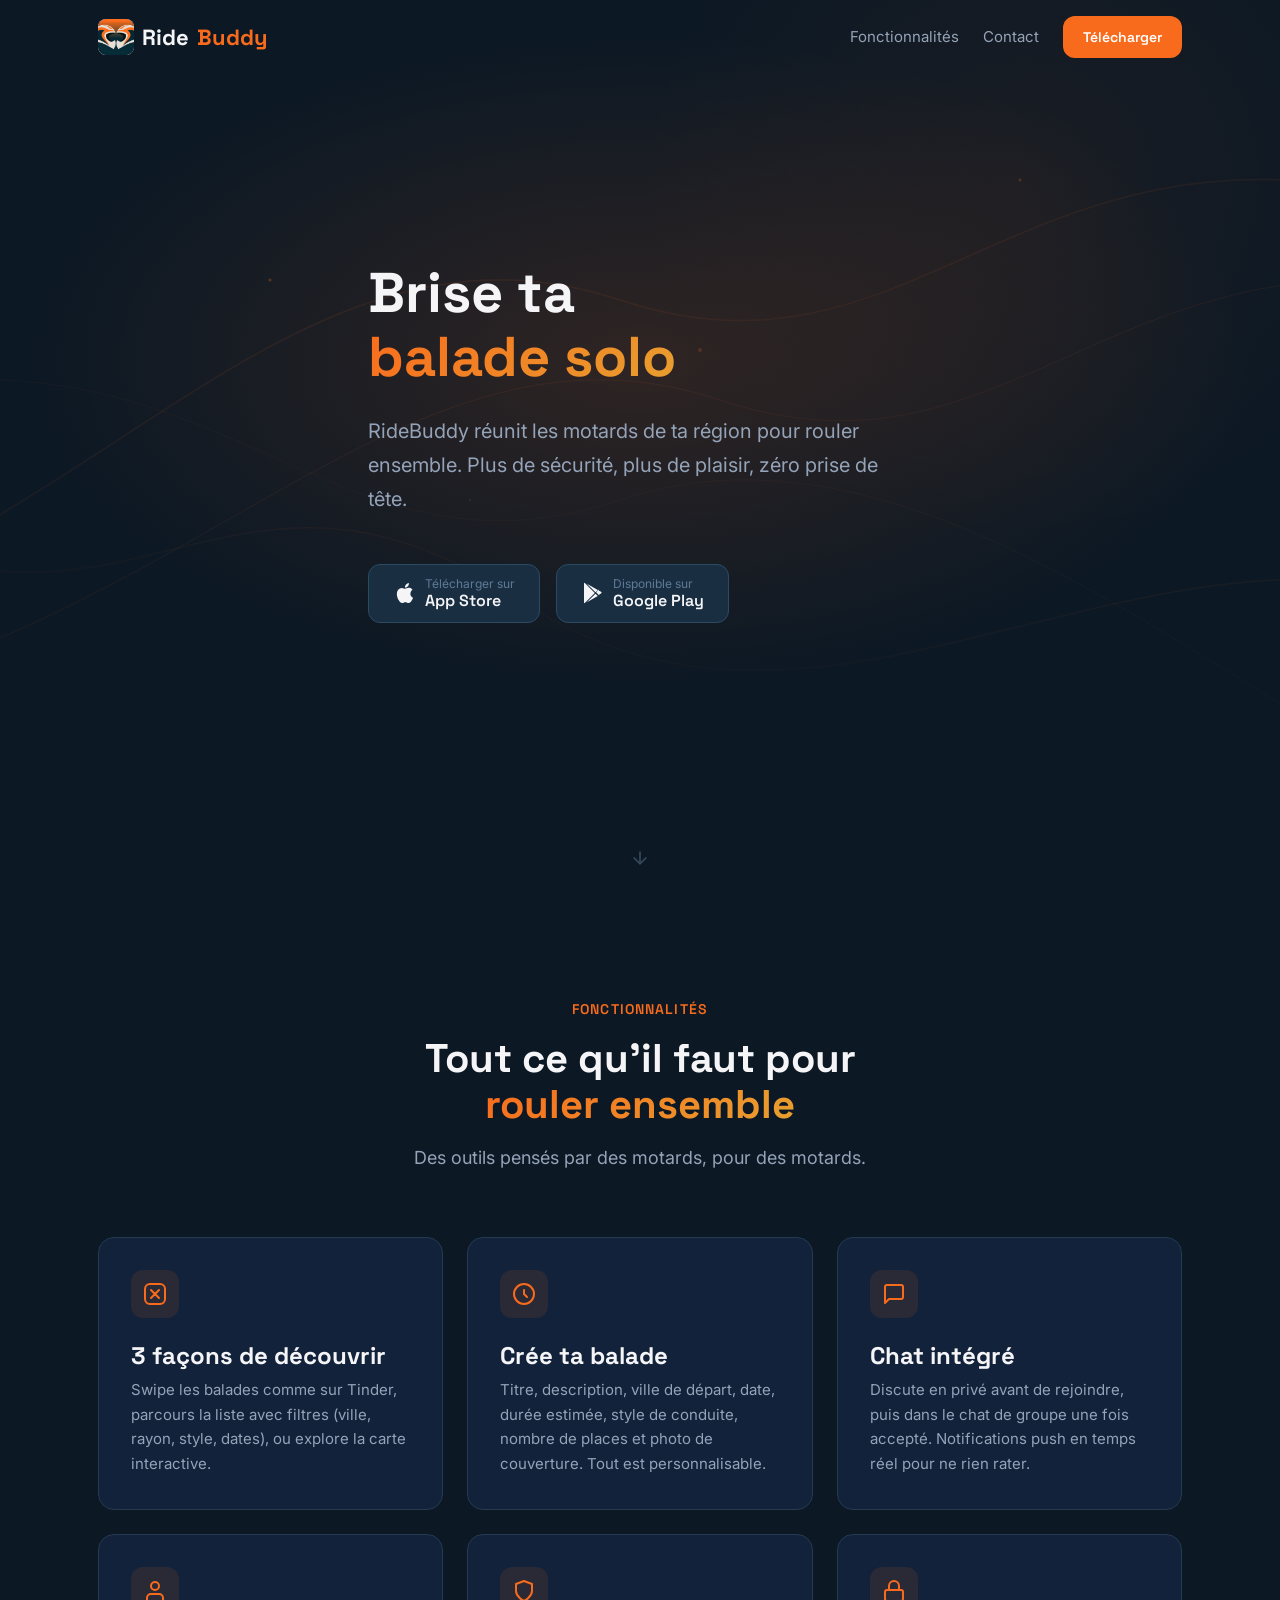
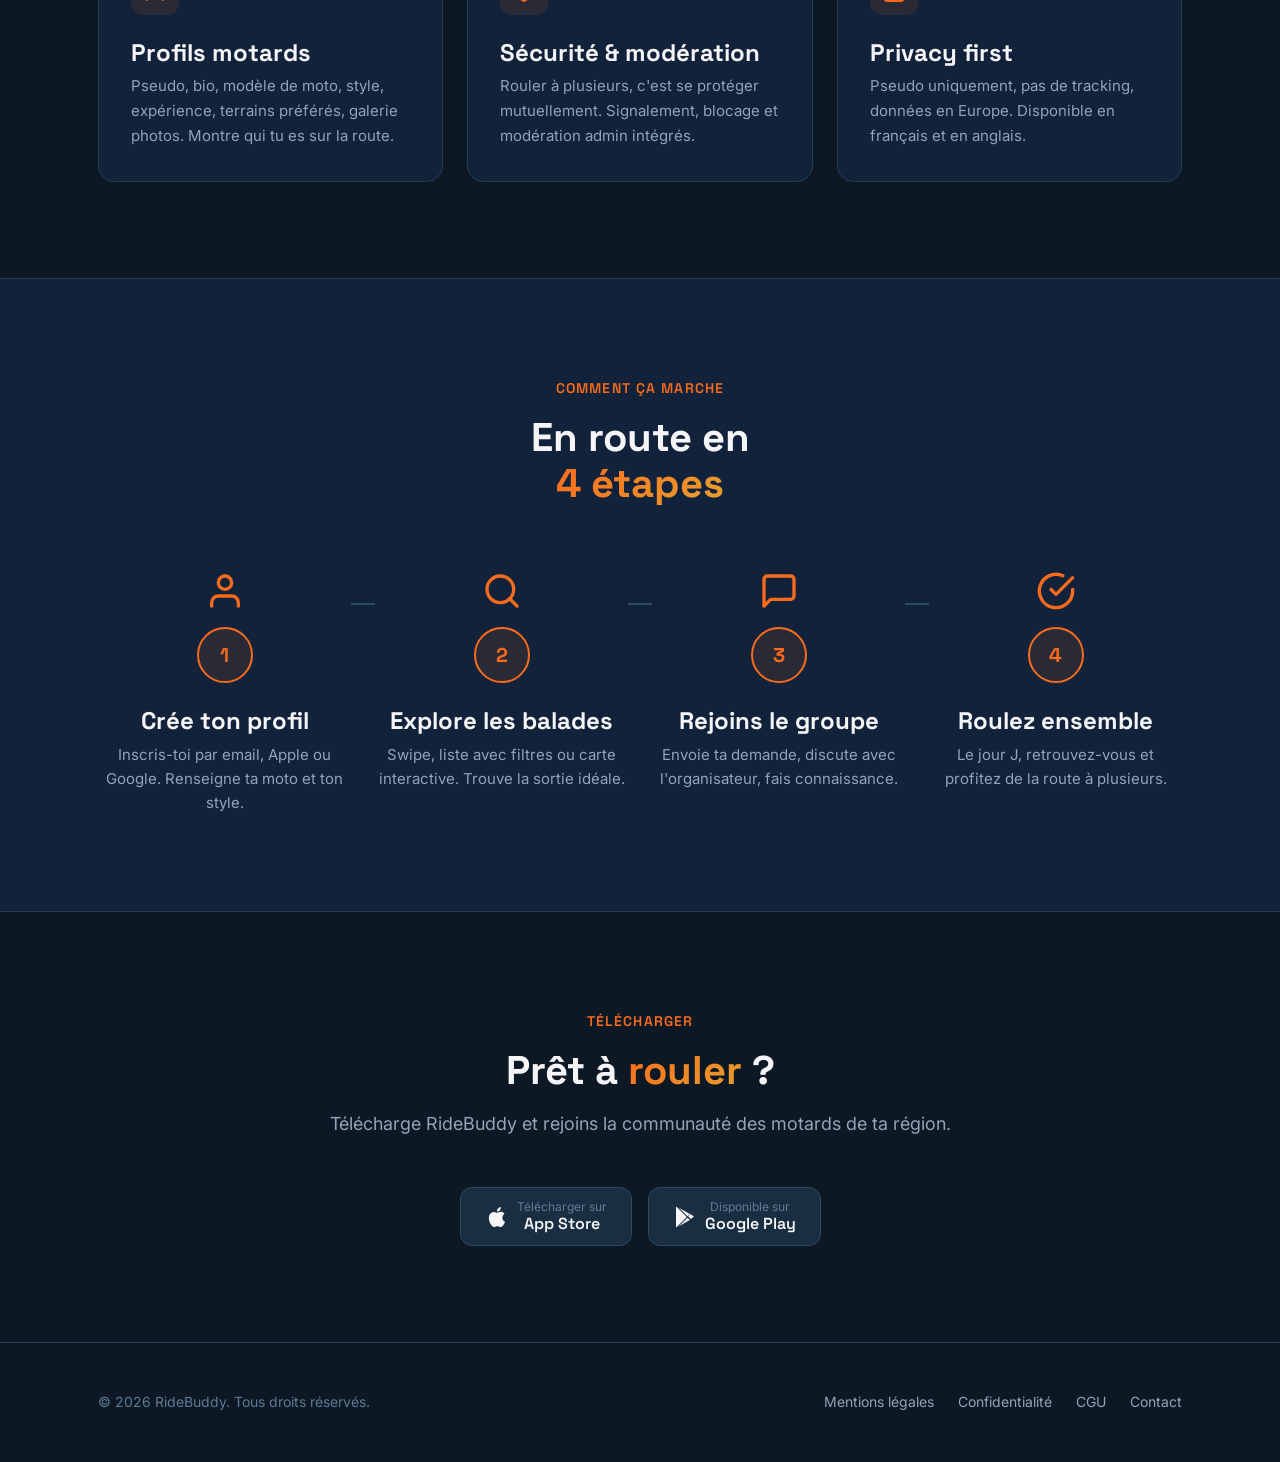
<file: index.html>
<!DOCTYPE html>
<html lang="fr">
<head>
  <meta charset="UTF-8">
  <meta name="viewport" content="width=device-width, initial-scale=1.0">
  <title>RideBuddy — Brise ta balade solo</title>
  <meta name="description" content="RideBuddy réunit les motards de ta région pour rouler ensemble. Plus de sécurité, plus de plaisir. Télécharge l'app iOS et Android.">

  <!-- Open Graph -->
  <meta property="og:type" content="website">
  <meta property="og:title" content="RideBuddy — Brise ta balade solo">
  <meta property="og:description" content="RideBuddy réunit les motards de ta région pour rouler ensemble. Plus de sécurité, plus de plaisir.">
  <meta property="og:image" content="https://ridebuddy.app/assets/img/og-image.png">
  <meta property="og:url" content="https://ridebuddy.app/">
  <meta property="og:locale" content="fr_FR">

  <!-- Favicon -->
  <link rel="icon" href="./assets/img/app_icon.png" type="image/png">

  <!-- Fonts -->
  <link rel="preconnect" href="https://fonts.googleapis.com">
  <link rel="preconnect" href="https://fonts.gstatic.com" crossorigin>
  <link href="https://fonts.googleapis.com/css2?family=Inter:wght@400;500&family=Space+Grotesk:wght@600;700&display=swap" rel="stylesheet">

  <!-- Styles -->
  <link rel="stylesheet" href="./assets/css/style.css">

  <!-- JSON-LD -->
  <script type="application/ld+json">
  {
    "@context": "https://schema.org",
    "@type": "MobileApplication",
    "name": "RideBuddy",
    "operatingSystem": "iOS, Android",
    "applicationCategory": "SocialNetworkingApplication",
    "description": "RideBuddy réunit les motards de ta région pour rouler ensemble. Plus de sécurité, plus de plaisir.",
    "offers": {
      "@type": "Offer",
      "price": "0",
      "priceCurrency": "EUR"
    }
  }
  </script>
</head>
<body>

  <a href="#main" class="skip-link">Aller au contenu</a>

  <!-- ===== HEADER ===== -->
  <header class="header" role="banner">
    <div class="container header__inner">
      <a href="./" class="logo" aria-label="RideBuddy — Accueil">
        <img src="./assets/img/app_icon.png" alt="" width="36" height="36">
        Ride<span>Buddy</span>
      </a>
      <nav class="nav" aria-label="Navigation principale">
        <div class="nav__links">
          <a href="#features" class="nav__link">Fonctionnalités</a>
          <a href="./contact" class="nav__link">Contact</a>
          <a href="#telecharger" class="btn btn--primary btn--small">Télécharger</a>
        </div>
        <button class="menu-toggle" aria-expanded="false" aria-controls="mobile-nav" aria-label="Ouvrir le menu">
          <span></span><span></span><span></span>
        </button>
      </nav>
    </div>
  </header>

  <!-- Mobile Nav -->
  <div class="mobile-nav" id="mobile-nav" aria-hidden="true">
    <a href="#features">Fonctionnalités</a>
    <a href="./contact">Contact</a>
    <a href="#telecharger">Télécharger</a>
  </div>

  <main id="main">

    <!-- ===== HERO ===== -->
    <section class="hero">
      <div class="hero__bg">
        <svg viewBox="0 0 1440 900" preserveAspectRatio="xMidYMid slice" aria-hidden="true">
          <defs>
            <linearGradient id="road1" x1="0%" y1="0%" x2="100%" y2="100%">
              <stop offset="0%" stop-color="#F96B1C" stop-opacity="0.12"/>
              <stop offset="100%" stop-color="#F96B1C" stop-opacity="0"/>
            </linearGradient>
            <linearGradient id="road2" x1="100%" y1="0%" x2="0%" y2="100%">
              <stop offset="0%" stop-color="#F96B1C" stop-opacity="0.08"/>
              <stop offset="100%" stop-color="#F96B1C" stop-opacity="0"/>
            </linearGradient>
          </defs>
          <path d="M-100 600 C200 500, 400 200, 700 300 S1100 100, 1500 200" fill="none" stroke="url(#road1)" stroke-width="1.5"/>
          <path d="M-100 700 C300 600, 500 300, 800 400 S1200 200, 1600 300" fill="none" stroke="url(#road1)" stroke-width="1"/>
          <path d="M1540 600 C1200 500, 900 800, 600 600 S200 700, -100 500" fill="none" stroke="url(#road2)" stroke-width="1.5"/>
          <path d="M1540 800 C1300 700, 1000 400, 700 500 S300 300, -100 400" fill="none" stroke="url(#road2)" stroke-width="0.8"/>
          <circle cx="350" cy="280" r="1.5" fill="#F96B1C" opacity="0.3"/>
          <circle cx="780" cy="350" r="2" fill="#F96B1C" opacity="0.2"/>
          <circle cx="1100" cy="180" r="1.5" fill="#F96B1C" opacity="0.25"/>
          <circle cx="550" cy="500" r="1" fill="#F96B1C" opacity="0.15"/>
        </svg>
        <div class="hero__gradient"></div>
      </div>
      <div class="container hero__content">
        <h1>Brise ta<br><span class="text-gradient">balade solo</span></h1>
        <p class="hero__subtitle">
          RideBuddy réunit les motards de ta région pour rouler ensemble.
          Plus de sécurité, plus de plaisir, zéro prise de tête.
        </p>
        <div class="hero__actions">
          <a href="#" class="store-badge" aria-label="Télécharger sur l'App Store">
            <svg viewBox="0 0 24 24" fill="currentColor" aria-hidden="true"><path d="M18.71 19.5c-.83 1.24-1.71 2.45-3.05 2.47-1.34.03-1.77-.79-3.29-.79-1.53 0-2 .77-3.27.82-1.31.05-2.3-1.32-3.14-2.53C4.25 17 2.94 12.45 4.7 9.39c.87-1.52 2.43-2.48 4.12-2.51 1.28-.02 2.5.87 3.29.87.78 0 2.26-1.07 3.8-.91.65.03 2.47.26 3.64 1.98-.09.06-2.17 1.28-2.15 3.81.03 3.02 2.65 4.03 2.68 4.04-.03.07-.42 1.44-1.38 2.83M13 3.5c.73-.83 1.94-1.46 2.94-1.5.13 1.17-.34 2.35-1.04 3.19-.69.85-1.83 1.51-2.95 1.42-.15-1.15.41-2.35 1.05-3.11"/></svg>
            <div>
              <div class="store-badge__label">Télécharger sur</div>
              <div class="store-badge__store">App Store</div>
            </div>
          </a>
          <a href="#" class="store-badge" aria-label="Télécharger sur Google Play">
            <svg viewBox="0 0 24 24" fill="currentColor" aria-hidden="true"><path d="M3.609 1.814L13.792 12 3.61 22.186a.996.996 0 0 1-.61-.92V2.734a1 1 0 0 1 .609-.92zm10.89 10.893l2.302 2.302-10.937 6.333 8.635-8.635zm3.199-3.199l2.302 1.33a1 1 0 0 1 0 1.724l-2.302 1.33-2.535-2.535 2.535-2.849zM5.864 2.658L16.8 8.99l-2.302 2.302-8.635-8.635z"/></svg>
            <div>
              <div class="store-badge__label">Disponible sur</div>
              <div class="store-badge__store">Google Play</div>
            </div>
          </a>
        </div>
      </div>
      <div class="hero__scroll-hint" aria-hidden="true">
        <svg viewBox="0 0 24 24" fill="none" stroke="currentColor" stroke-width="2" stroke-linecap="round"><path d="M12 5v14M5 12l7 7 7-7"/></svg>
      </div>
    </section>

    <!-- ===== FEATURES ===== -->
    <section class="features" id="features">
      <div class="container">
        <div class="section-header">
          <span class="section-label">Fonctionnalités</span>
          <h2>Tout ce qu'il faut pour<br><span class="text-gradient">rouler ensemble</span></h2>
          <p>Des outils pensés par des motards, pour des motards.</p>
        </div>
        <div class="features__grid">

          <article class="card fade-in">
            <div class="card__icon">
              <svg viewBox="0 0 24 24" fill="none" stroke="currentColor" stroke-width="2" stroke-linecap="round" stroke-linejoin="round" aria-hidden="true"><rect x="2" y="2" width="20" height="20" rx="5"/><path d="M16 8l-4 4-4-4"/><path d="M8 16l4-4 4 4"/></svg>
            </div>
            <h3>3 façons de découvrir</h3>
            <p>Swipe les balades comme sur Tinder, parcours la liste avec filtres (ville, rayon, style, dates), ou explore la carte interactive.</p>
          </article>

          <article class="card fade-in">
            <div class="card__icon">
              <svg viewBox="0 0 24 24" fill="none" stroke="currentColor" stroke-width="2" stroke-linecap="round" stroke-linejoin="round" aria-hidden="true"><circle cx="12" cy="12" r="10"/><path d="M12 8v4l3 3"/></svg>
            </div>
            <h3>Crée ta balade</h3>
            <p>Titre, description, ville de départ, date, durée estimée, style de conduite, nombre de places et photo de couverture. Tout est personnalisable.</p>
          </article>

          <article class="card fade-in">
            <div class="card__icon">
              <svg viewBox="0 0 24 24" fill="none" stroke="currentColor" stroke-width="2" stroke-linecap="round" stroke-linejoin="round" aria-hidden="true"><path d="M21 15a2 2 0 0 1-2 2H7l-4 4V5a2 2 0 0 1 2-2h14a2 2 0 0 1 2 2z"/></svg>
            </div>
            <h3>Chat intégré</h3>
            <p>Discute en privé avant de rejoindre, puis dans le chat de groupe une fois accepté. Notifications push en temps réel pour ne rien rater.</p>
          </article>

          <article class="card fade-in">
            <div class="card__icon">
              <svg viewBox="0 0 24 24" fill="none" stroke="currentColor" stroke-width="2" stroke-linecap="round" stroke-linejoin="round" aria-hidden="true"><path d="M20 21v-2a4 4 0 0 0-4-4H8a4 4 0 0 0-4 4v2"/><circle cx="12" cy="7" r="4"/></svg>
            </div>
            <h3>Profils motards</h3>
            <p>Pseudo, bio, modèle de moto, style, expérience, terrains préférés, galerie photos. Montre qui tu es sur la route.</p>
          </article>

          <article class="card fade-in">
            <div class="card__icon">
              <svg viewBox="0 0 24 24" fill="none" stroke="currentColor" stroke-width="2" stroke-linecap="round" stroke-linejoin="round" aria-hidden="true"><path d="M12 22s8-4 8-10V5l-8-3-8 3v7c0 6 8 10 8 10z"/></svg>
            </div>
            <h3>Sécurité & modération</h3>
            <p>Rouler à plusieurs, c'est se protéger mutuellement. Signalement, blocage et modération admin intégrés.</p>
          </article>

          <article class="card fade-in">
            <div class="card__icon">
              <svg viewBox="0 0 24 24" fill="none" stroke="currentColor" stroke-width="2" stroke-linecap="round" stroke-linejoin="round" aria-hidden="true"><rect x="3" y="11" width="18" height="11" rx="2"/><path d="M7 11V7a5 5 0 0 1 10 0v4"/></svg>
            </div>
            <h3>Privacy first</h3>
            <p>Pseudo uniquement, pas de tracking, données en Europe. Disponible en français et en anglais.</p>
          </article>

        </div>
      </div>
    </section>

    <!-- ===== COMMENT ÇA MARCHE ===== -->
    <section class="steps" id="comment-ca-marche">
      <div class="container">
        <div class="section-header">
          <span class="section-label">Comment ça marche</span>
          <h2>En route en<br><span class="text-gradient">4 étapes</span></h2>
        </div>
        <div class="steps__grid">

          <div class="step fade-in">
            <div class="step__icon">
              <svg viewBox="0 0 24 24" fill="none" stroke="currentColor" stroke-width="2" stroke-linecap="round" stroke-linejoin="round" aria-hidden="true"><path d="M20 21v-2a4 4 0 0 0-4-4H8a4 4 0 0 0-4 4v2"/><circle cx="12" cy="7" r="4"/></svg>
            </div>
            <div class="step__number" aria-hidden="true"></div>
            <h3>Crée ton profil</h3>
            <p>Inscris-toi par email, Apple ou Google. Renseigne ta moto et ton style.</p>
          </div>

          <div class="step fade-in">
            <div class="step__icon">
              <svg viewBox="0 0 24 24" fill="none" stroke="currentColor" stroke-width="2" stroke-linecap="round" stroke-linejoin="round" aria-hidden="true"><circle cx="11" cy="11" r="8"/><path d="M21 21l-4.35-4.35"/></svg>
            </div>
            <div class="step__number" aria-hidden="true"></div>
            <h3>Explore les balades</h3>
            <p>Swipe, liste avec filtres ou carte interactive. Trouve la sortie idéale.</p>
          </div>

          <div class="step fade-in">
            <div class="step__icon">
              <svg viewBox="0 0 24 24" fill="none" stroke="currentColor" stroke-width="2" stroke-linecap="round" stroke-linejoin="round" aria-hidden="true"><path d="M21 15a2 2 0 0 1-2 2H7l-4 4V5a2 2 0 0 1 2-2h14a2 2 0 0 1 2 2z"/></svg>
            </div>
            <div class="step__number" aria-hidden="true"></div>
            <h3>Rejoins le groupe</h3>
            <p>Envoie ta demande, discute avec l'organisateur, fais connaissance.</p>
          </div>

          <div class="step fade-in">
            <div class="step__icon">
              <svg viewBox="0 0 24 24" fill="none" stroke="currentColor" stroke-width="2" stroke-linecap="round" stroke-linejoin="round" aria-hidden="true"><path d="M22 11.08V12a10 10 0 1 1-5.93-9.14"/><polyline points="22 4 12 14.01 9 11.01"/></svg>
            </div>
            <div class="step__number" aria-hidden="true"></div>
            <h3>Roulez ensemble</h3>
            <p>Le jour J, retrouvez-vous et profitez de la route à plusieurs.</p>
          </div>

        </div>
      </div>
    </section>

    <!-- ===== CTA ===== -->
    <section class="cta" id="telecharger">
      <div class="container">
        <span class="section-label">Télécharger</span>
        <h2>Prêt à <span class="text-gradient">rouler</span> ?</h2>
        <p>Télécharge RideBuddy et rejoins la communauté des motards de ta région.</p>
        <div class="store-badges">
          <a href="#" class="store-badge" aria-label="Télécharger sur l'App Store">
            <svg viewBox="0 0 24 24" fill="currentColor" aria-hidden="true"><path d="M18.71 19.5c-.83 1.24-1.71 2.45-3.05 2.47-1.34.03-1.77-.79-3.29-.79-1.53 0-2 .77-3.27.82-1.31.05-2.3-1.32-3.14-2.53C4.25 17 2.94 12.45 4.7 9.39c.87-1.52 2.43-2.48 4.12-2.51 1.28-.02 2.5.87 3.29.87.78 0 2.26-1.07 3.8-.91.65.03 2.47.26 3.64 1.98-.09.06-2.17 1.28-2.15 3.81.03 3.02 2.65 4.03 2.68 4.04-.03.07-.42 1.44-1.38 2.83M13 3.5c.73-.83 1.94-1.46 2.94-1.5.13 1.17-.34 2.35-1.04 3.19-.69.85-1.83 1.51-2.95 1.42-.15-1.15.41-2.35 1.05-3.11"/></svg>
            <div>
              <div class="store-badge__label">Télécharger sur</div>
              <div class="store-badge__store">App Store</div>
            </div>
          </a>
          <a href="#" class="store-badge" aria-label="Télécharger sur Google Play">
            <svg viewBox="0 0 24 24" fill="currentColor" aria-hidden="true"><path d="M3.609 1.814L13.792 12 3.61 22.186a.996.996 0 0 1-.61-.92V2.734a1 1 0 0 1 .609-.92zm10.89 10.893l2.302 2.302-10.937 6.333 8.635-8.635zm3.199-3.199l2.302 1.33a1 1 0 0 1 0 1.724l-2.302 1.33-2.535-2.535 2.535-2.849zM5.864 2.658L16.8 8.99l-2.302 2.302-8.635-8.635z"/></svg>
            <div>
              <div class="store-badge__label">Disponible sur</div>
              <div class="store-badge__store">Google Play</div>
            </div>
          </a>
        </div>
      </div>
    </section>

  </main>

  <!-- ===== FOOTER ===== -->
  <footer class="footer" role="contentinfo">
    <div class="container footer__inner">
      <div>&copy; 2026 RideBuddy. Tous droits réservés.</div>
      <nav class="footer__links" aria-label="Liens légaux">
        <a href="./mentions-legales">Mentions légales</a>
        <a href="./confidentialite">Confidentialité</a>
        <a href="./cgu">CGU</a>
        <a href="./contact">Contact</a>
      </nav>
    </div>
  </footer>

  <script src="./assets/js/main.js" defer></script>
</body>
</html>
</file>
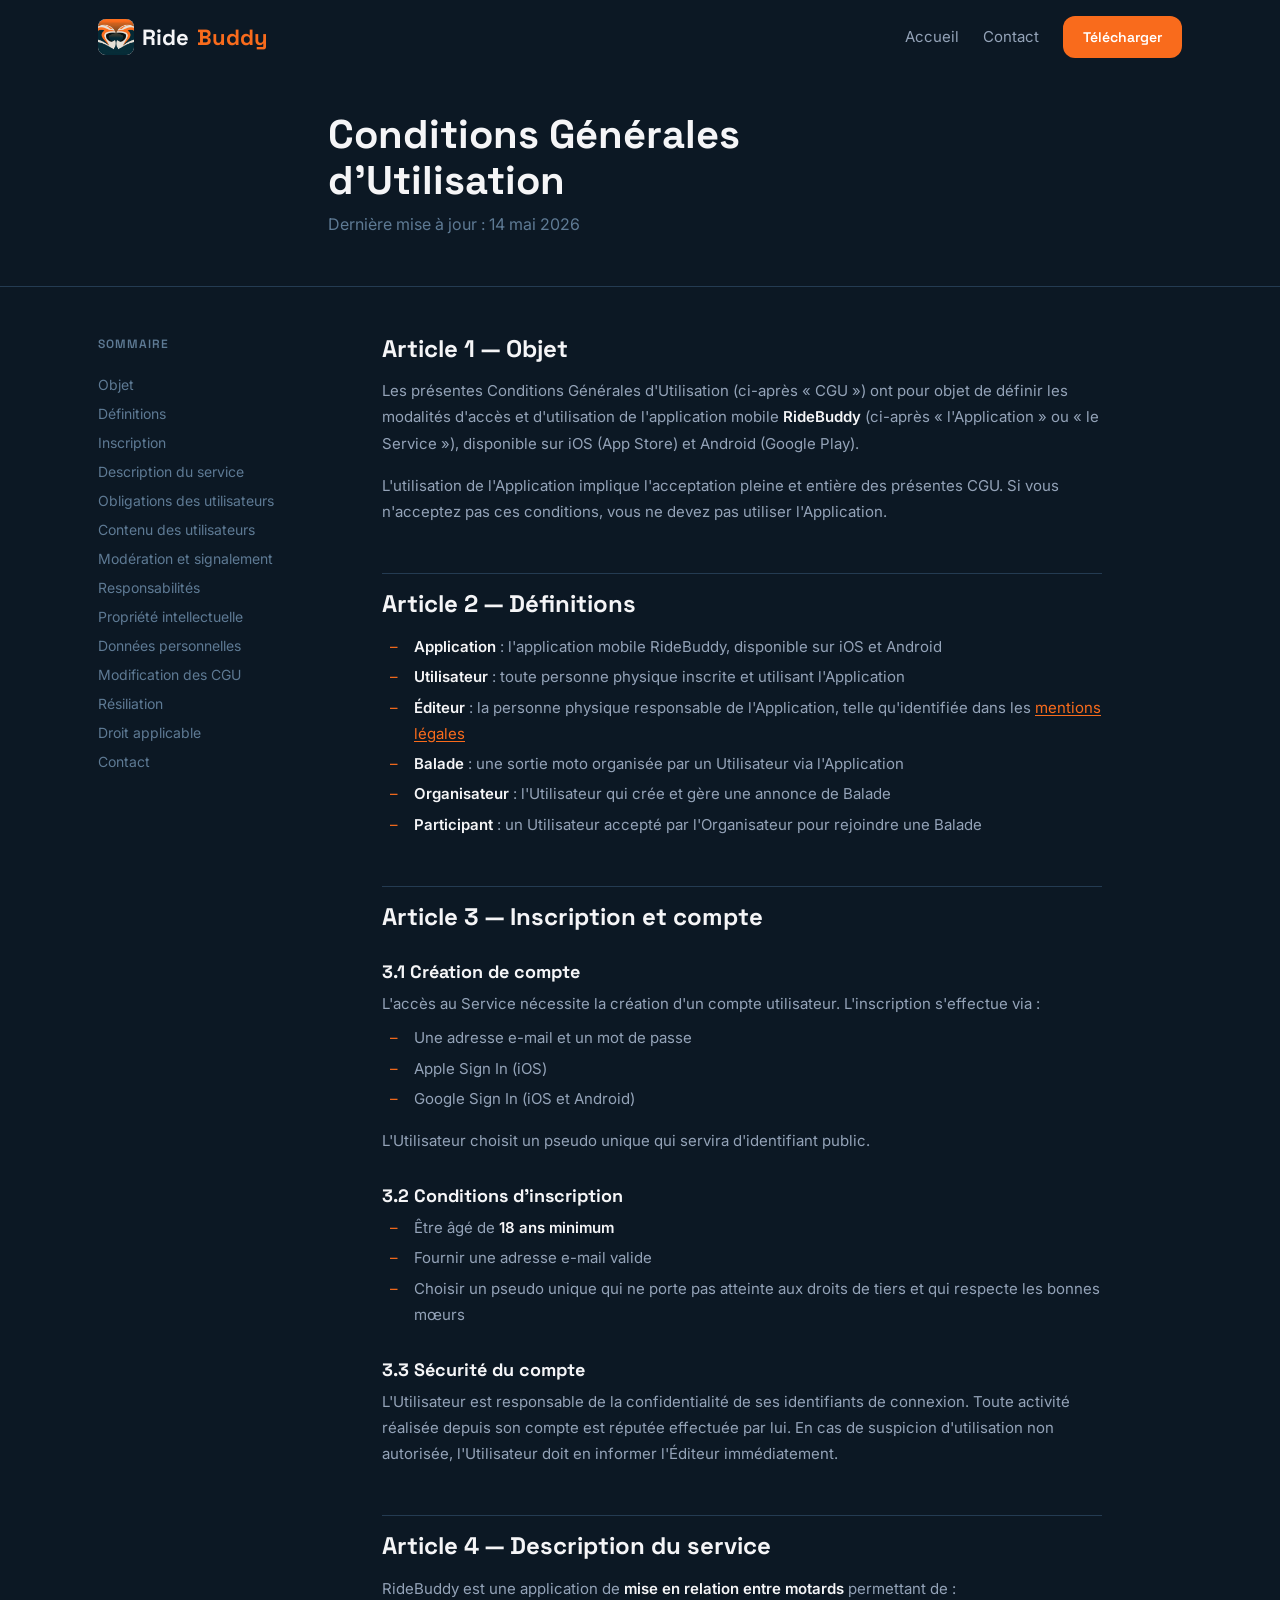
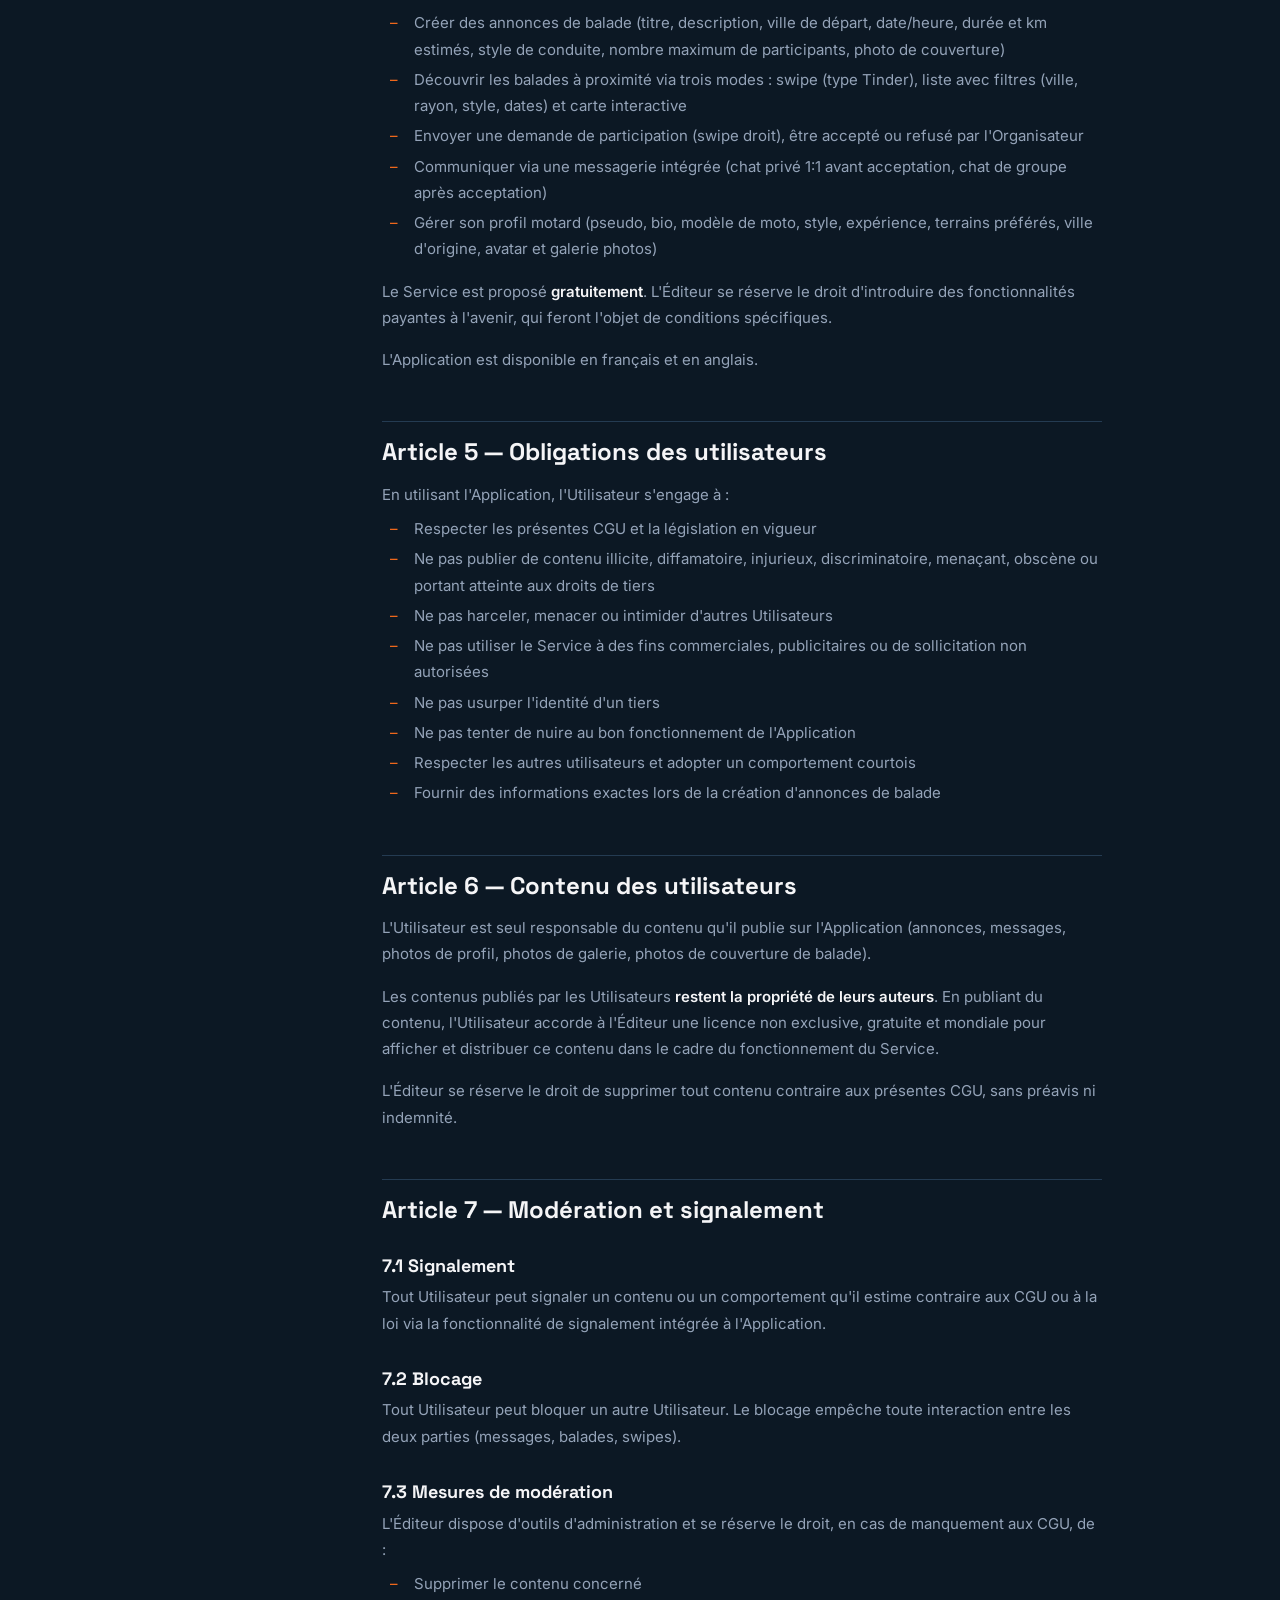
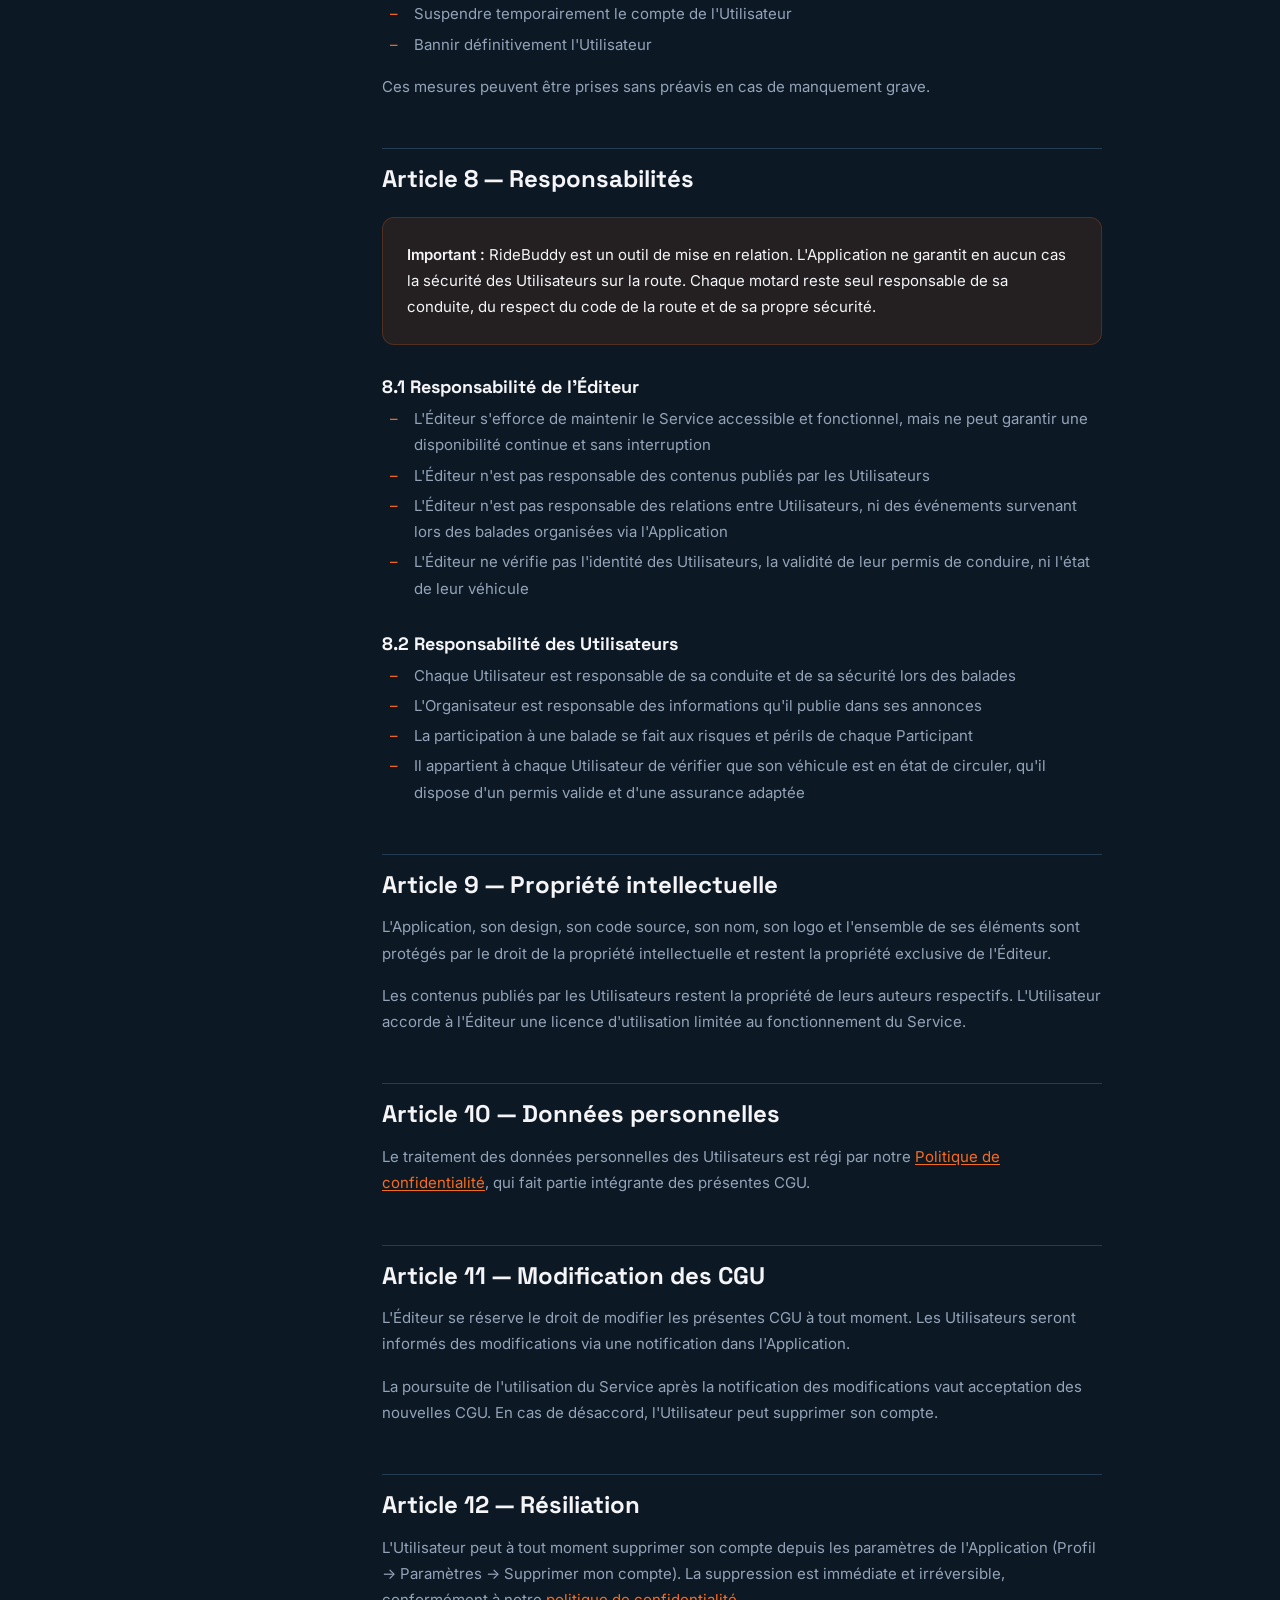
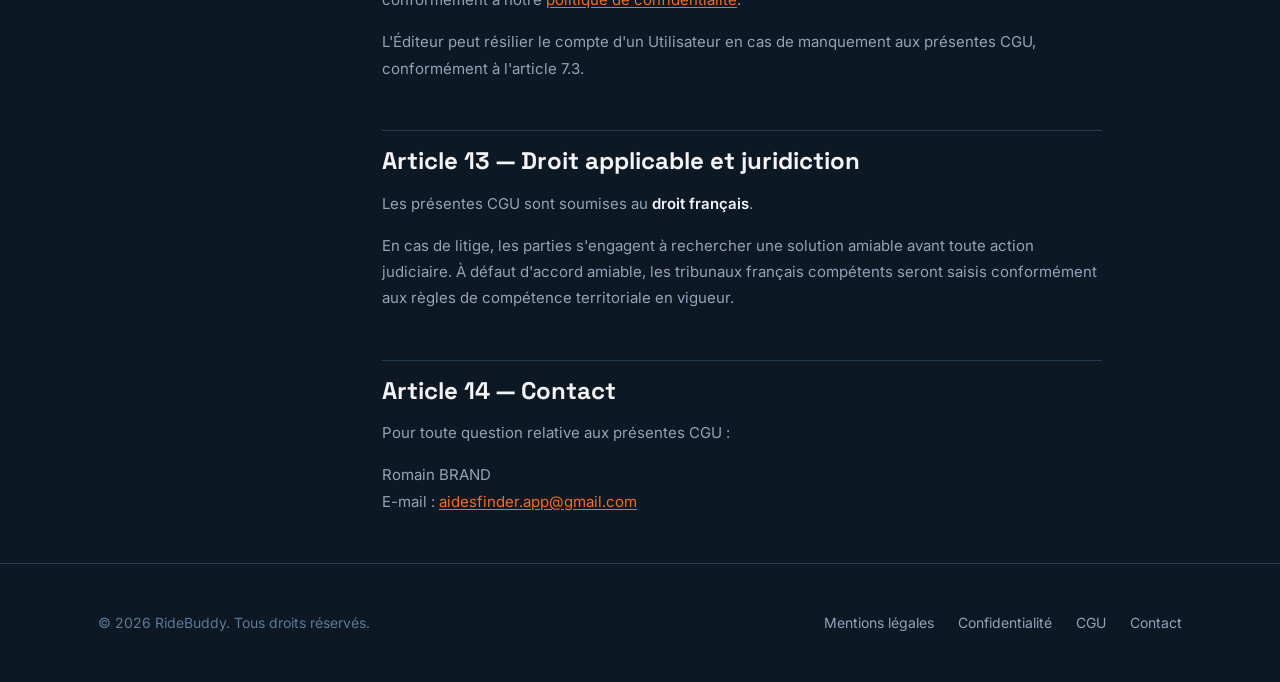
<file: cgu/index.html>
<!DOCTYPE html>
<html lang="fr">
<head>
  <meta charset="UTF-8">
  <meta name="viewport" content="width=device-width, initial-scale=1.0">
  <title>Conditions Générales d'Utilisation — RideBuddy</title>
  <meta name="description" content="Conditions Générales d'Utilisation de l'application RideBuddy.">
  <meta property="og:title" content="CGU — RideBuddy">
  <meta property="og:url" content="https://ridebuddy.app/cgu">
  <meta property="og:locale" content="fr_FR">
  <link rel="icon" href="../assets/img/app_icon.png" type="image/png">
  <link rel="preconnect" href="https://fonts.googleapis.com">
  <link rel="preconnect" href="https://fonts.gstatic.com" crossorigin>
  <link href="https://fonts.googleapis.com/css2?family=Inter:wght@400;500&family=Space+Grotesk:wght@600;700&display=swap" rel="stylesheet">
  <link rel="stylesheet" href="../assets/css/style.css">
</head>
<body>

  <a href="#main" class="skip-link">Aller au contenu</a>

  <header class="header scrolled" role="banner">
    <div class="container header__inner">
      <a href="../" class="logo" aria-label="RideBuddy — Accueil">
        <img src="../assets/img/app_icon.png" alt="" width="36" height="36">
        Ride<span>Buddy</span>
      </a>
      <nav class="nav" aria-label="Navigation principale">
        <div class="nav__links">
          <a href="../" class="nav__link">Accueil</a>
          <a href="../contact" class="nav__link">Contact</a>
          <a href="../#telecharger" class="btn btn--primary btn--small">Télécharger</a>
        </div>
        <button class="menu-toggle" aria-expanded="false" aria-controls="mobile-nav" aria-label="Ouvrir le menu">
          <span></span><span></span><span></span>
        </button>
      </nav>
    </div>
  </header>

  <div class="mobile-nav" id="mobile-nav" aria-hidden="true">
    <a href="../">Accueil</a>
    <a href="../contact">Contact</a>
    <a href="../#telecharger">Télécharger</a>
  </div>

  <main id="main">

    <section class="legal-hero">
      <div class="container container--narrow">
        <h1>Conditions Générales d'Utilisation</h1>
        <p>Dernière mise à jour : 14 mai 2026</p>
      </div>
    </section>

    <div class="container">
      <div class="legal-layout">

        <aside class="legal-toc" aria-label="Sommaire">
          <div class="legal-toc__title">Sommaire</div>
          <a href="#objet">Objet</a>
          <a href="#definitions">Définitions</a>
          <a href="#inscription">Inscription</a>
          <a href="#service">Description du service</a>
          <a href="#obligations">Obligations des utilisateurs</a>
          <a href="#contenu">Contenu des utilisateurs</a>
          <a href="#moderation">Modération et signalement</a>
          <a href="#responsabilite">Responsabilités</a>
          <a href="#propriete">Propriété intellectuelle</a>
          <a href="#donnees">Données personnelles</a>
          <a href="#modification">Modification des CGU</a>
          <a href="#resiliation">Résiliation</a>
          <a href="#droit-applicable">Droit applicable</a>
          <a href="#contact">Contact</a>
        </aside>

        <article class="legal-content">

          <h2 id="objet">Article 1 — Objet</h2>
          <p>Les présentes Conditions Générales d'Utilisation (ci-après « CGU ») ont pour objet de définir les modalités d'accès et d'utilisation de l'application mobile <strong>RideBuddy</strong> (ci-après « l'Application » ou « le Service »), disponible sur iOS (App Store) et Android (Google Play).</p>
          <p>L'utilisation de l'Application implique l'acceptation pleine et entière des présentes CGU. Si vous n'acceptez pas ces conditions, vous ne devez pas utiliser l'Application.</p>

          <h2 id="definitions">Article 2 — Définitions</h2>
          <ul>
            <li><strong>Application</strong> : l'application mobile RideBuddy, disponible sur iOS et Android</li>
            <li><strong>Utilisateur</strong> : toute personne physique inscrite et utilisant l'Application</li>
            <li><strong>Éditeur</strong> : la personne physique responsable de l'Application, telle qu'identifiée dans les <a href="../mentions-legales">mentions légales</a></li>
            <li><strong>Balade</strong> : une sortie moto organisée par un Utilisateur via l'Application</li>
            <li><strong>Organisateur</strong> : l'Utilisateur qui crée et gère une annonce de Balade</li>
            <li><strong>Participant</strong> : un Utilisateur accepté par l'Organisateur pour rejoindre une Balade</li>
          </ul>

          <h2 id="inscription">Article 3 — Inscription et compte</h2>

          <h3>3.1 Création de compte</h3>
          <p>L'accès au Service nécessite la création d'un compte utilisateur. L'inscription s'effectue via :</p>
          <ul>
            <li>Une adresse e-mail et un mot de passe</li>
            <li>Apple Sign In (iOS)</li>
            <li>Google Sign In (iOS et Android)</li>
          </ul>
          <p>L'Utilisateur choisit un pseudo unique qui servira d'identifiant public.</p>

          <h3>3.2 Conditions d'inscription</h3>
          <ul>
            <li>Être âgé de <strong>18 ans minimum</strong></li>
            <li>Fournir une adresse e-mail valide</li>
            <li>Choisir un pseudo unique qui ne porte pas atteinte aux droits de tiers et qui respecte les bonnes mœurs</li>
          </ul>

          <h3>3.3 Sécurité du compte</h3>
          <p>L'Utilisateur est responsable de la confidentialité de ses identifiants de connexion. Toute activité réalisée depuis son compte est réputée effectuée par lui. En cas de suspicion d'utilisation non autorisée, l'Utilisateur doit en informer l'Éditeur immédiatement.</p>

          <h2 id="service">Article 4 — Description du service</h2>
          <p>RideBuddy est une application de <strong>mise en relation entre motards</strong> permettant de :</p>
          <ul>
            <li>Créer des annonces de balade (titre, description, ville de départ, date/heure, durée et km estimés, style de conduite, nombre maximum de participants, photo de couverture)</li>
            <li>Découvrir les balades à proximité via trois modes : swipe (type Tinder), liste avec filtres (ville, rayon, style, dates) et carte interactive</li>
            <li>Envoyer une demande de participation (swipe droit), être accepté ou refusé par l'Organisateur</li>
            <li>Communiquer via une messagerie intégrée (chat privé 1:1 avant acceptation, chat de groupe après acceptation)</li>
            <li>Gérer son profil motard (pseudo, bio, modèle de moto, style, expérience, terrains préférés, ville d'origine, avatar et galerie photos)</li>
          </ul>
          <p>Le Service est proposé <strong>gratuitement</strong>. L'Éditeur se réserve le droit d'introduire des fonctionnalités payantes à l'avenir, qui feront l'objet de conditions spécifiques.</p>
          <p>L'Application est disponible en français et en anglais.</p>

          <h2 id="obligations">Article 5 — Obligations des utilisateurs</h2>
          <p>En utilisant l'Application, l'Utilisateur s'engage à :</p>
          <ul>
            <li>Respecter les présentes CGU et la législation en vigueur</li>
            <li>Ne pas publier de contenu illicite, diffamatoire, injurieux, discriminatoire, menaçant, obscène ou portant atteinte aux droits de tiers</li>
            <li>Ne pas harceler, menacer ou intimider d'autres Utilisateurs</li>
            <li>Ne pas utiliser le Service à des fins commerciales, publicitaires ou de sollicitation non autorisées</li>
            <li>Ne pas usurper l'identité d'un tiers</li>
            <li>Ne pas tenter de nuire au bon fonctionnement de l'Application</li>
            <li>Respecter les autres utilisateurs et adopter un comportement courtois</li>
            <li>Fournir des informations exactes lors de la création d'annonces de balade</li>
          </ul>

          <h2 id="contenu">Article 6 — Contenu des utilisateurs</h2>
          <p>L'Utilisateur est seul responsable du contenu qu'il publie sur l'Application (annonces, messages, photos de profil, photos de galerie, photos de couverture de balade).</p>
          <p>Les contenus publiés par les Utilisateurs <strong>restent la propriété de leurs auteurs</strong>. En publiant du contenu, l'Utilisateur accorde à l'Éditeur une licence non exclusive, gratuite et mondiale pour afficher et distribuer ce contenu dans le cadre du fonctionnement du Service.</p>
          <p>L'Éditeur se réserve le droit de supprimer tout contenu contraire aux présentes CGU, sans préavis ni indemnité.</p>

          <h2 id="moderation">Article 7 — Modération et signalement</h2>

          <h3>7.1 Signalement</h3>
          <p>Tout Utilisateur peut signaler un contenu ou un comportement qu'il estime contraire aux CGU ou à la loi via la fonctionnalité de signalement intégrée à l'Application.</p>

          <h3>7.2 Blocage</h3>
          <p>Tout Utilisateur peut bloquer un autre Utilisateur. Le blocage empêche toute interaction entre les deux parties (messages, balades, swipes).</p>

          <h3>7.3 Mesures de modération</h3>
          <p>L'Éditeur dispose d'outils d'administration et se réserve le droit, en cas de manquement aux CGU, de :</p>
          <ul>
            <li>Supprimer le contenu concerné</li>
            <li>Suspendre temporairement le compte de l'Utilisateur</li>
            <li>Bannir définitivement l'Utilisateur</li>
          </ul>
          <p>Ces mesures peuvent être prises sans préavis en cas de manquement grave.</p>

          <h2 id="responsabilite">Article 8 — Responsabilités</h2>

          <div class="info-box">
            <p><strong>Important :</strong> RideBuddy est un outil de mise en relation. L'Application ne garantit en aucun cas la sécurité des Utilisateurs sur la route. Chaque motard reste seul responsable de sa conduite, du respect du code de la route et de sa propre sécurité.</p>
          </div>

          <h3>8.1 Responsabilité de l'Éditeur</h3>
          <ul>
            <li>L'Éditeur s'efforce de maintenir le Service accessible et fonctionnel, mais ne peut garantir une disponibilité continue et sans interruption</li>
            <li>L'Éditeur n'est pas responsable des contenus publiés par les Utilisateurs</li>
            <li>L'Éditeur n'est pas responsable des relations entre Utilisateurs, ni des événements survenant lors des balades organisées via l'Application</li>
            <li>L'Éditeur ne vérifie pas l'identité des Utilisateurs, la validité de leur permis de conduire, ni l'état de leur véhicule</li>
          </ul>

          <h3>8.2 Responsabilité des Utilisateurs</h3>
          <ul>
            <li>Chaque Utilisateur est responsable de sa conduite et de sa sécurité lors des balades</li>
            <li>L'Organisateur est responsable des informations qu'il publie dans ses annonces</li>
            <li>La participation à une balade se fait aux risques et périls de chaque Participant</li>
            <li>Il appartient à chaque Utilisateur de vérifier que son véhicule est en état de circuler, qu'il dispose d'un permis valide et d'une assurance adaptée</li>
          </ul>

          <h2 id="propriete">Article 9 — Propriété intellectuelle</h2>
          <p>L'Application, son design, son code source, son nom, son logo et l'ensemble de ses éléments sont protégés par le droit de la propriété intellectuelle et restent la propriété exclusive de l'Éditeur.</p>
          <p>Les contenus publiés par les Utilisateurs restent la propriété de leurs auteurs respectifs. L'Utilisateur accorde à l'Éditeur une licence d'utilisation limitée au fonctionnement du Service.</p>

          <h2 id="donnees">Article 10 — Données personnelles</h2>
          <p>Le traitement des données personnelles des Utilisateurs est régi par notre <a href="../confidentialite">Politique de confidentialité</a>, qui fait partie intégrante des présentes CGU.</p>

          <h2 id="modification">Article 11 — Modification des CGU</h2>
          <p>L'Éditeur se réserve le droit de modifier les présentes CGU à tout moment. Les Utilisateurs seront informés des modifications via une notification dans l'Application.</p>
          <p>La poursuite de l'utilisation du Service après la notification des modifications vaut acceptation des nouvelles CGU. En cas de désaccord, l'Utilisateur peut supprimer son compte.</p>

          <h2 id="resiliation">Article 12 — Résiliation</h2>
          <p>L'Utilisateur peut à tout moment supprimer son compte depuis les paramètres de l'Application (Profil → Paramètres → Supprimer mon compte). La suppression est immédiate et irréversible, conformément à notre <a href="../confidentialite">politique de confidentialité</a>.</p>
          <p>L'Éditeur peut résilier le compte d'un Utilisateur en cas de manquement aux présentes CGU, conformément à l'article 7.3.</p>

          <h2 id="droit-applicable">Article 13 — Droit applicable et juridiction</h2>
          <p>Les présentes CGU sont soumises au <strong>droit français</strong>.</p>
          <p>En cas de litige, les parties s'engagent à rechercher une solution amiable avant toute action judiciaire. À défaut d'accord amiable, les tribunaux français compétents seront saisis conformément aux règles de compétence territoriale en vigueur.</p>

          <h2 id="contact">Article 14 — Contact</h2>
          <p>Pour toute question relative aux présentes CGU :</p>
          <p>
            Romain BRAND<br>
            E-mail : <a href="mailto:aidesfinder.app@gmail.com">aidesfinder.app@gmail.com</a>
          </p>

        </article>
      </div>
    </div>

  </main>

  <footer class="footer" role="contentinfo">
    <div class="container footer__inner">
      <div>&copy; 2026 RideBuddy. Tous droits réservés.</div>
      <nav class="footer__links" aria-label="Liens légaux">
        <a href="../mentions-legales">Mentions légales</a>
        <a href="../confidentialite">Confidentialité</a>
        <a href="../cgu" aria-current="page">CGU</a>
        <a href="../contact">Contact</a>
      </nav>
    </div>
  </footer>

  <script src="../assets/js/main.js" defer></script>
</body>
</html>
</file>
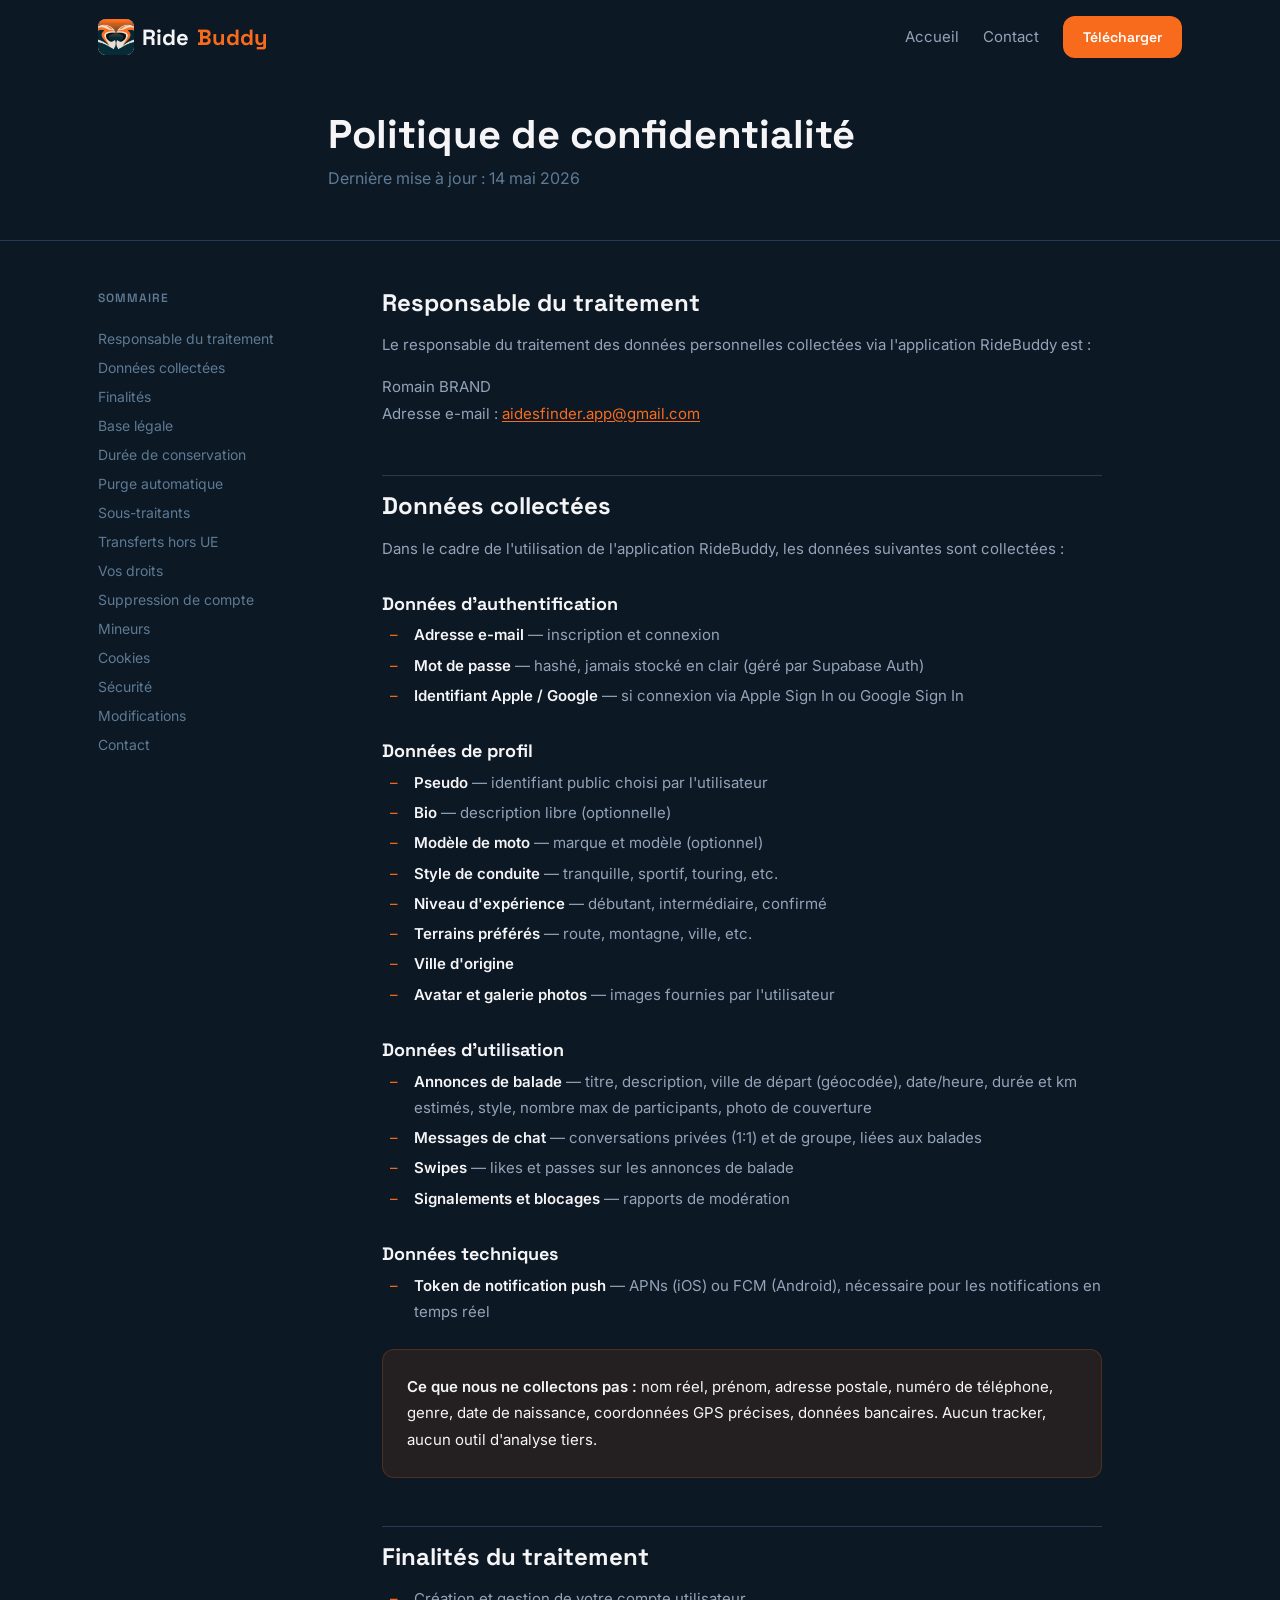
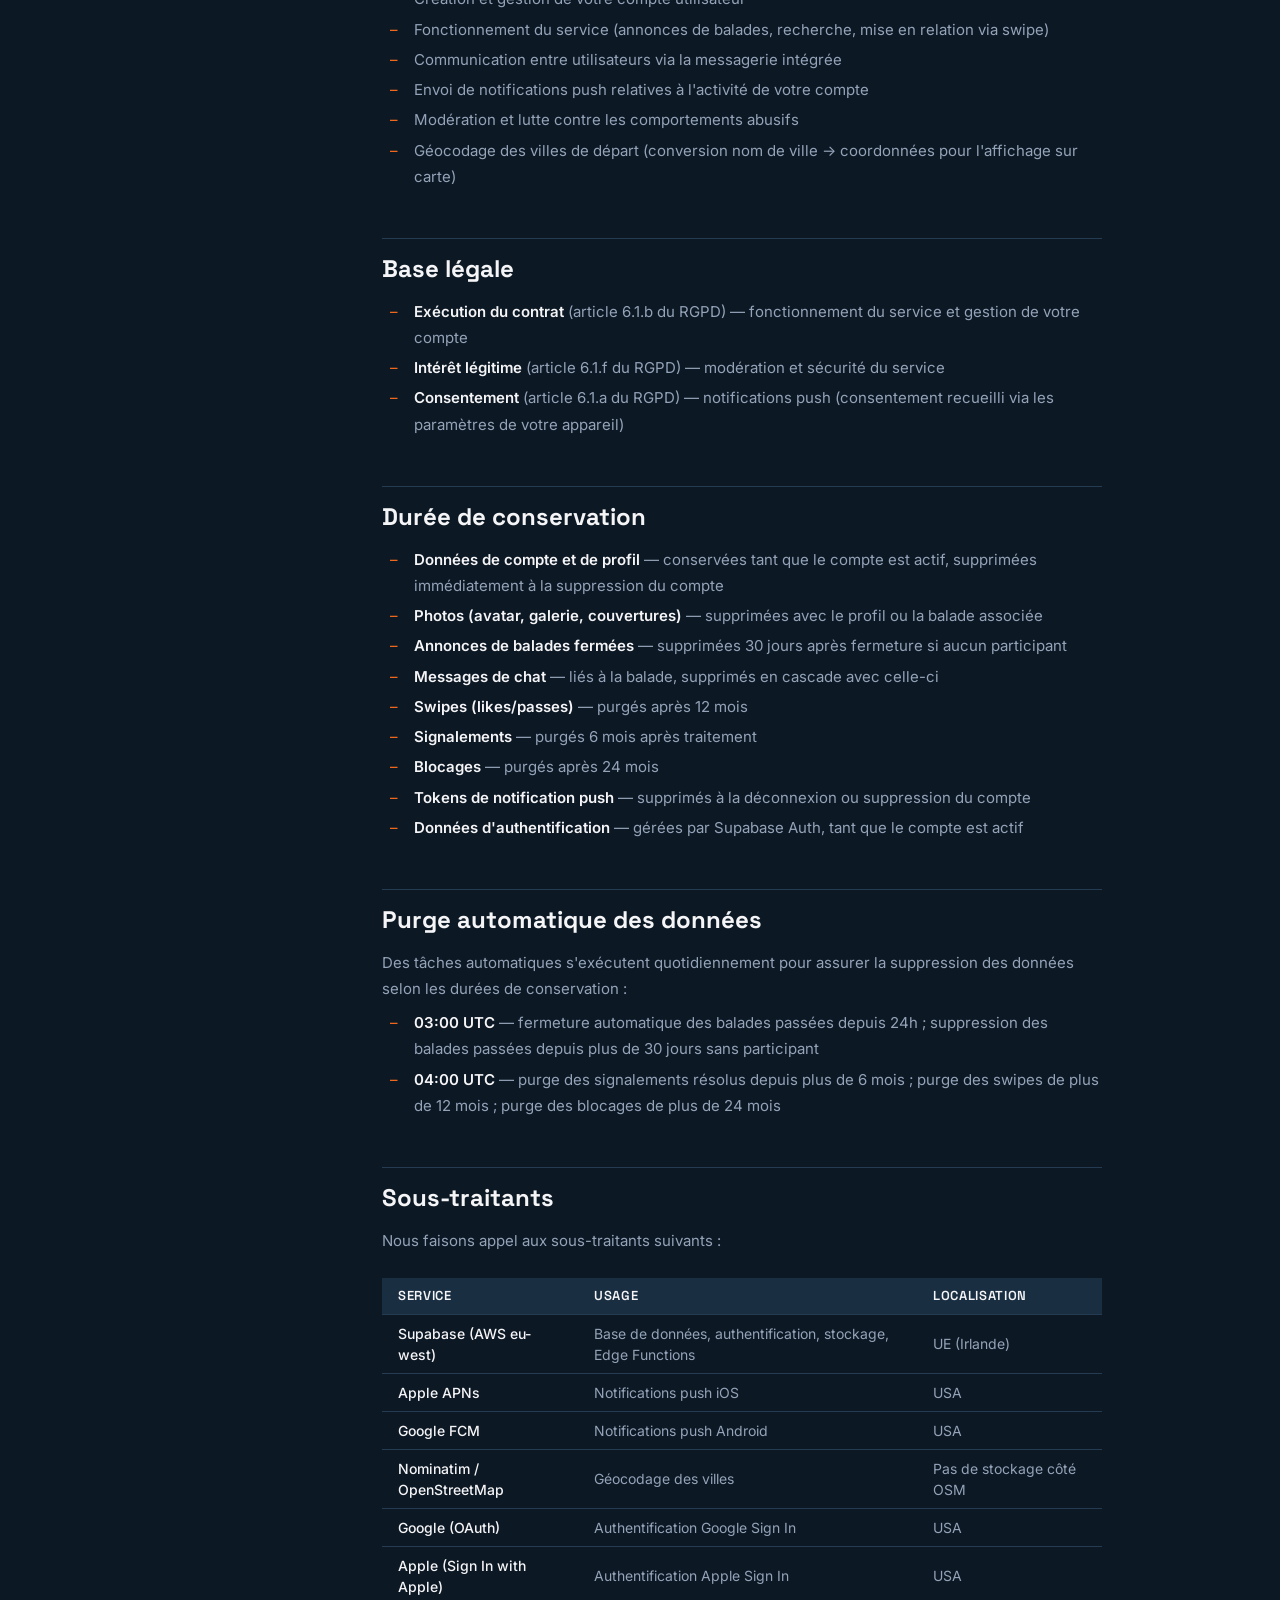
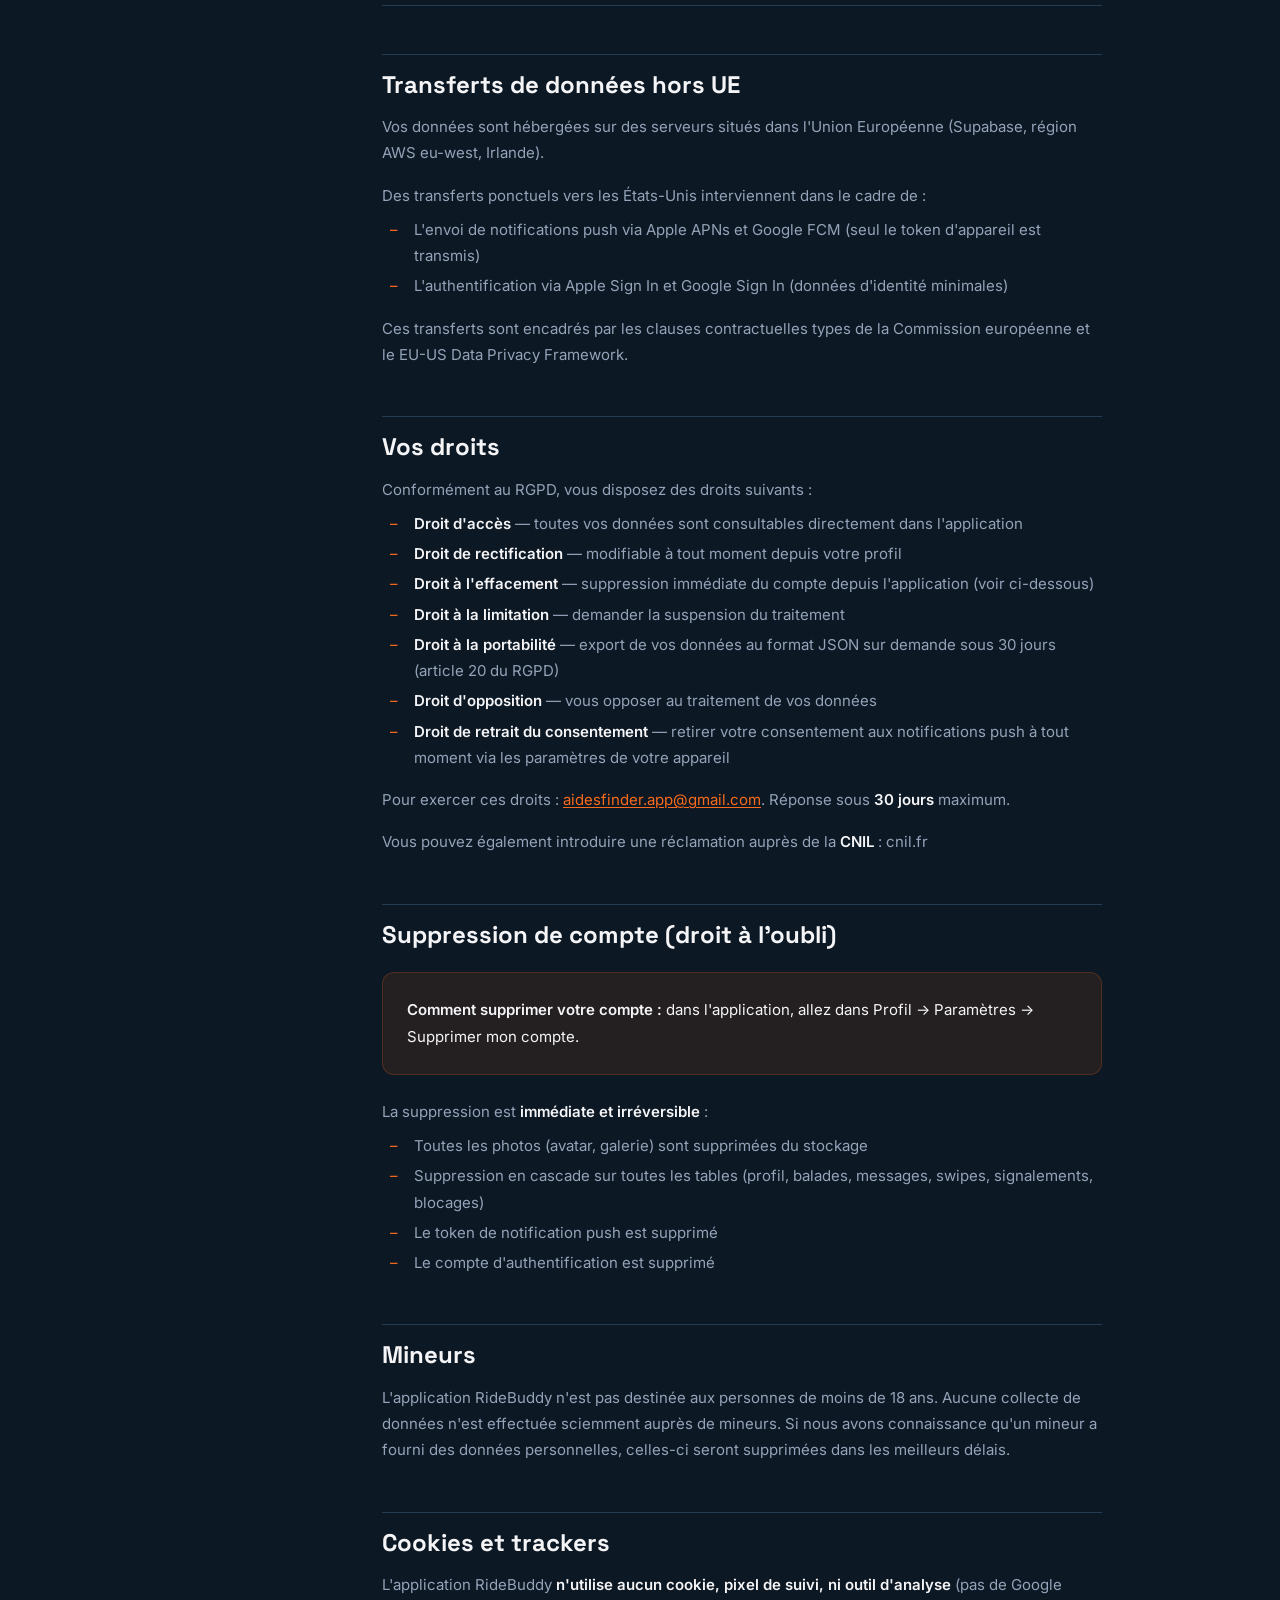
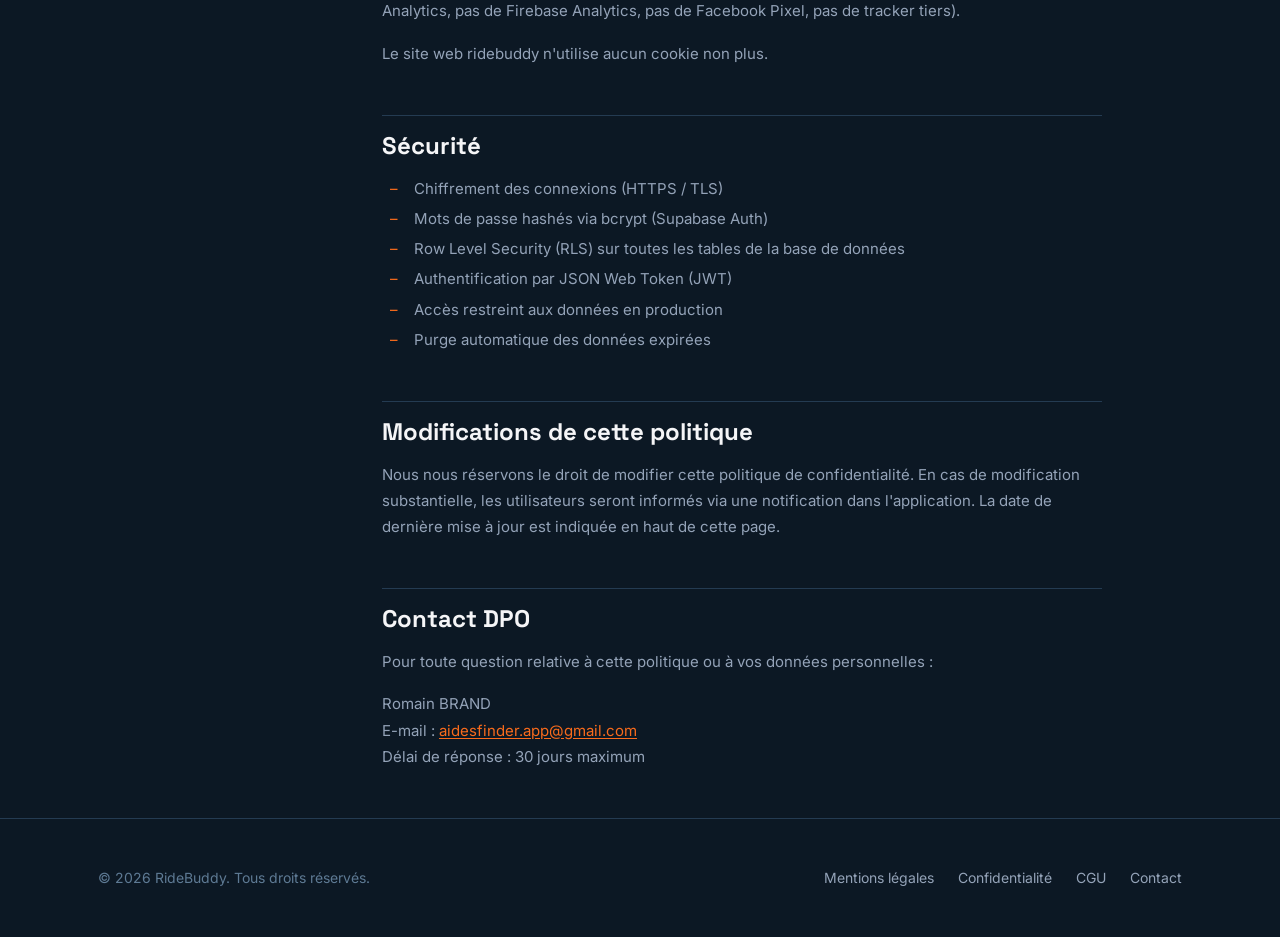
<file: confidentialite/index.html>
<!DOCTYPE html>
<html lang="fr">
<head>
  <meta charset="UTF-8">
  <meta name="viewport" content="width=device-width, initial-scale=1.0">
  <title>Politique de confidentialité — RideBuddy</title>
  <meta name="description" content="Politique de confidentialité de l'application RideBuddy. Informations sur la collecte et le traitement de vos données personnelles.">
  <meta property="og:title" content="Politique de confidentialité — RideBuddy">
  <meta property="og:url" content="https://ridebuddy.app/confidentialite">
  <meta property="og:locale" content="fr_FR">
  <link rel="icon" href="../assets/img/app_icon.png" type="image/png">
  <link rel="preconnect" href="https://fonts.googleapis.com">
  <link rel="preconnect" href="https://fonts.gstatic.com" crossorigin>
  <link href="https://fonts.googleapis.com/css2?family=Inter:wght@400;500&family=Space+Grotesk:wght@600;700&display=swap" rel="stylesheet">
  <link rel="stylesheet" href="../assets/css/style.css">
</head>
<body>

  <a href="#main" class="skip-link">Aller au contenu</a>

  <header class="header scrolled" role="banner">
    <div class="container header__inner">
      <a href="../" class="logo" aria-label="RideBuddy — Accueil">
        <img src="../assets/img/app_icon.png" alt="" width="36" height="36">
        Ride<span>Buddy</span>
      </a>
      <nav class="nav" aria-label="Navigation principale">
        <div class="nav__links">
          <a href="../" class="nav__link">Accueil</a>
          <a href="../contact" class="nav__link">Contact</a>
          <a href="../#telecharger" class="btn btn--primary btn--small">Télécharger</a>
        </div>
        <button class="menu-toggle" aria-expanded="false" aria-controls="mobile-nav" aria-label="Ouvrir le menu">
          <span></span><span></span><span></span>
        </button>
      </nav>
    </div>
  </header>

  <div class="mobile-nav" id="mobile-nav" aria-hidden="true">
    <a href="../">Accueil</a>
    <a href="../contact">Contact</a>
    <a href="../#telecharger">Télécharger</a>
  </div>

  <main id="main">

    <section class="legal-hero">
      <div class="container container--narrow">
        <h1>Politique de confidentialité</h1>
        <p>Dernière mise à jour : 14 mai 2026</p>
      </div>
    </section>

    <div class="container">
      <div class="legal-layout">

        <aside class="legal-toc" aria-label="Sommaire">
          <div class="legal-toc__title">Sommaire</div>
          <a href="#responsable">Responsable du traitement</a>
          <a href="#donnees-collectees">Données collectées</a>
          <a href="#finalites">Finalités</a>
          <a href="#base-legale">Base légale</a>
          <a href="#duree">Durée de conservation</a>
          <a href="#purge">Purge automatique</a>
          <a href="#sous-traitants">Sous-traitants</a>
          <a href="#transferts">Transferts hors UE</a>
          <a href="#droits">Vos droits</a>
          <a href="#suppression">Suppression de compte</a>
          <a href="#mineurs">Mineurs</a>
          <a href="#cookies">Cookies</a>
          <a href="#securite">Sécurité</a>
          <a href="#modifications">Modifications</a>
          <a href="#contact">Contact</a>
        </aside>

        <article class="legal-content">

          <h2 id="responsable">Responsable du traitement</h2>
          <p>Le responsable du traitement des données personnelles collectées via l'application RideBuddy est :</p>
          <p>
            Romain BRAND<br>
            Adresse e-mail : <a href="mailto:aidesfinder.app@gmail.com">aidesfinder.app@gmail.com</a>
          </p>

          <h2 id="donnees-collectees">Données collectées</h2>
          <p>Dans le cadre de l'utilisation de l'application RideBuddy, les données suivantes sont collectées :</p>

          <h3>Données d'authentification</h3>
          <ul>
            <li><strong>Adresse e-mail</strong> — inscription et connexion</li>
            <li><strong>Mot de passe</strong> — hashé, jamais stocké en clair (géré par Supabase Auth)</li>
            <li><strong>Identifiant Apple / Google</strong> — si connexion via Apple Sign In ou Google Sign In</li>
          </ul>

          <h3>Données de profil</h3>
          <ul>
            <li><strong>Pseudo</strong> — identifiant public choisi par l'utilisateur</li>
            <li><strong>Bio</strong> — description libre (optionnelle)</li>
            <li><strong>Modèle de moto</strong> — marque et modèle (optionnel)</li>
            <li><strong>Style de conduite</strong> — tranquille, sportif, touring, etc.</li>
            <li><strong>Niveau d'expérience</strong> — débutant, intermédiaire, confirmé</li>
            <li><strong>Terrains préférés</strong> — route, montagne, ville, etc.</li>
            <li><strong>Ville d'origine</strong></li>
            <li><strong>Avatar et galerie photos</strong> — images fournies par l'utilisateur</li>
          </ul>

          <h3>Données d'utilisation</h3>
          <ul>
            <li><strong>Annonces de balade</strong> — titre, description, ville de départ (géocodée), date/heure, durée et km estimés, style, nombre max de participants, photo de couverture</li>
            <li><strong>Messages de chat</strong> — conversations privées (1:1) et de groupe, liées aux balades</li>
            <li><strong>Swipes</strong> — likes et passes sur les annonces de balade</li>
            <li><strong>Signalements et blocages</strong> — rapports de modération</li>
          </ul>

          <h3>Données techniques</h3>
          <ul>
            <li><strong>Token de notification push</strong> — APNs (iOS) ou FCM (Android), nécessaire pour les notifications en temps réel</li>
          </ul>

          <div class="info-box">
            <p><strong>Ce que nous ne collectons pas :</strong> nom réel, prénom, adresse postale, numéro de téléphone, genre, date de naissance, coordonnées GPS précises, données bancaires. Aucun tracker, aucun outil d'analyse tiers.</p>
          </div>

          <h2 id="finalites">Finalités du traitement</h2>
          <ul>
            <li>Création et gestion de votre compte utilisateur</li>
            <li>Fonctionnement du service (annonces de balades, recherche, mise en relation via swipe)</li>
            <li>Communication entre utilisateurs via la messagerie intégrée</li>
            <li>Envoi de notifications push relatives à l'activité de votre compte</li>
            <li>Modération et lutte contre les comportements abusifs</li>
            <li>Géocodage des villes de départ (conversion nom de ville → coordonnées pour l'affichage sur carte)</li>
          </ul>

          <h2 id="base-legale">Base légale</h2>
          <ul>
            <li><strong>Exécution du contrat</strong> (article 6.1.b du RGPD) — fonctionnement du service et gestion de votre compte</li>
            <li><strong>Intérêt légitime</strong> (article 6.1.f du RGPD) — modération et sécurité du service</li>
            <li><strong>Consentement</strong> (article 6.1.a du RGPD) — notifications push (consentement recueilli via les paramètres de votre appareil)</li>
          </ul>

          <h2 id="duree">Durée de conservation</h2>
          <ul>
            <li><strong>Données de compte et de profil</strong> — conservées tant que le compte est actif, supprimées immédiatement à la suppression du compte</li>
            <li><strong>Photos (avatar, galerie, couvertures)</strong> — supprimées avec le profil ou la balade associée</li>
            <li><strong>Annonces de balades fermées</strong> — supprimées 30 jours après fermeture si aucun participant</li>
            <li><strong>Messages de chat</strong> — liés à la balade, supprimés en cascade avec celle-ci</li>
            <li><strong>Swipes (likes/passes)</strong> — purgés après 12 mois</li>
            <li><strong>Signalements</strong> — purgés 6 mois après traitement</li>
            <li><strong>Blocages</strong> — purgés après 24 mois</li>
            <li><strong>Tokens de notification push</strong> — supprimés à la déconnexion ou suppression du compte</li>
            <li><strong>Données d'authentification</strong> — gérées par Supabase Auth, tant que le compte est actif</li>
          </ul>

          <h2 id="purge">Purge automatique des données</h2>
          <p>Des tâches automatiques s'exécutent quotidiennement pour assurer la suppression des données selon les durées de conservation :</p>
          <ul>
            <li><strong>03:00 UTC</strong> — fermeture automatique des balades passées depuis 24h ; suppression des balades passées depuis plus de 30 jours sans participant</li>
            <li><strong>04:00 UTC</strong> — purge des signalements résolus depuis plus de 6 mois ; purge des swipes de plus de 12 mois ; purge des blocages de plus de 24 mois</li>
          </ul>

          <h2 id="sous-traitants">Sous-traitants</h2>
          <p>Nous faisons appel aux sous-traitants suivants :</p>
          <table>
            <thead>
              <tr>
                <th>Service</th>
                <th>Usage</th>
                <th>Localisation</th>
              </tr>
            </thead>
            <tbody>
              <tr>
                <td>Supabase (AWS eu-west)</td>
                <td>Base de données, authentification, stockage, Edge Functions</td>
                <td>UE (Irlande)</td>
              </tr>
              <tr>
                <td>Apple APNs</td>
                <td>Notifications push iOS</td>
                <td>USA</td>
              </tr>
              <tr>
                <td>Google FCM</td>
                <td>Notifications push Android</td>
                <td>USA</td>
              </tr>
              <tr>
                <td>Nominatim / OpenStreetMap</td>
                <td>Géocodage des villes</td>
                <td>Pas de stockage côté OSM</td>
              </tr>
              <tr>
                <td>Google (OAuth)</td>
                <td>Authentification Google Sign In</td>
                <td>USA</td>
              </tr>
              <tr>
                <td>Apple (Sign In with Apple)</td>
                <td>Authentification Apple Sign In</td>
                <td>USA</td>
              </tr>
            </tbody>
          </table>

          <h2 id="transferts">Transferts de données hors UE</h2>
          <p>Vos données sont hébergées sur des serveurs situés dans l'Union Européenne (Supabase, région AWS eu-west, Irlande).</p>
          <p>Des transferts ponctuels vers les États-Unis interviennent dans le cadre de :</p>
          <ul>
            <li>L'envoi de notifications push via Apple APNs et Google FCM (seul le token d'appareil est transmis)</li>
            <li>L'authentification via Apple Sign In et Google Sign In (données d'identité minimales)</li>
          </ul>
          <p>Ces transferts sont encadrés par les clauses contractuelles types de la Commission européenne et le EU-US Data Privacy Framework.</p>

          <h2 id="droits">Vos droits</h2>
          <p>Conformément au RGPD, vous disposez des droits suivants :</p>
          <ul>
            <li><strong>Droit d'accès</strong> — toutes vos données sont consultables directement dans l'application</li>
            <li><strong>Droit de rectification</strong> — modifiable à tout moment depuis votre profil</li>
            <li><strong>Droit à l'effacement</strong> — suppression immédiate du compte depuis l'application (voir ci-dessous)</li>
            <li><strong>Droit à la limitation</strong> — demander la suspension du traitement</li>
            <li><strong>Droit à la portabilité</strong> — export de vos données au format JSON sur demande sous 30 jours (article 20 du RGPD)</li>
            <li><strong>Droit d'opposition</strong> — vous opposer au traitement de vos données</li>
            <li><strong>Droit de retrait du consentement</strong> — retirer votre consentement aux notifications push à tout moment via les paramètres de votre appareil</li>
          </ul>
          <p>Pour exercer ces droits : <a href="mailto:aidesfinder.app@gmail.com">aidesfinder.app@gmail.com</a>. Réponse sous <strong>30 jours</strong> maximum.</p>
          <p>Vous pouvez également introduire une réclamation auprès de la <strong>CNIL</strong> : cnil.fr</p>

          <h2 id="suppression">Suppression de compte (droit à l'oubli)</h2>
          <div class="info-box">
            <p><strong>Comment supprimer votre compte :</strong> dans l'application, allez dans Profil → Paramètres → Supprimer mon compte.</p>
          </div>
          <p>La suppression est <strong>immédiate et irréversible</strong> :</p>
          <ul>
            <li>Toutes les photos (avatar, galerie) sont supprimées du stockage</li>
            <li>Suppression en cascade sur toutes les tables (profil, balades, messages, swipes, signalements, blocages)</li>
            <li>Le token de notification push est supprimé</li>
            <li>Le compte d'authentification est supprimé</li>
          </ul>

          <h2 id="mineurs">Mineurs</h2>
          <p>L'application RideBuddy n'est pas destinée aux personnes de moins de 18 ans. Aucune collecte de données n'est effectuée sciemment auprès de mineurs. Si nous avons connaissance qu'un mineur a fourni des données personnelles, celles-ci seront supprimées dans les meilleurs délais.</p>

          <h2 id="cookies">Cookies et trackers</h2>
          <p>L'application RideBuddy <strong>n'utilise aucun cookie, pixel de suivi, ni outil d'analyse</strong> (pas de Google Analytics, pas de Firebase Analytics, pas de Facebook Pixel, pas de tracker tiers).</p>
          <p>Le site web ridebuddy n'utilise aucun cookie non plus.</p>

          <h2 id="securite">Sécurité</h2>
          <ul>
            <li>Chiffrement des connexions (HTTPS / TLS)</li>
            <li>Mots de passe hashés via bcrypt (Supabase Auth)</li>
            <li>Row Level Security (RLS) sur toutes les tables de la base de données</li>
            <li>Authentification par JSON Web Token (JWT)</li>
            <li>Accès restreint aux données en production</li>
            <li>Purge automatique des données expirées</li>
          </ul>

          <h2 id="modifications">Modifications de cette politique</h2>
          <p>Nous nous réservons le droit de modifier cette politique de confidentialité. En cas de modification substantielle, les utilisateurs seront informés via une notification dans l'application. La date de dernière mise à jour est indiquée en haut de cette page.</p>

          <h2 id="contact">Contact DPO</h2>
          <p>Pour toute question relative à cette politique ou à vos données personnelles :</p>
          <p>
            Romain BRAND<br>
            E-mail : <a href="mailto:aidesfinder.app@gmail.com">aidesfinder.app@gmail.com</a><br>
            Délai de réponse : 30 jours maximum
          </p>

        </article>
      </div>
    </div>

  </main>

  <footer class="footer" role="contentinfo">
    <div class="container footer__inner">
      <div>&copy; 2026 RideBuddy. Tous droits réservés.</div>
      <nav class="footer__links" aria-label="Liens légaux">
        <a href="../mentions-legales">Mentions légales</a>
        <a href="../confidentialite" aria-current="page">Confidentialité</a>
        <a href="../cgu">CGU</a>
        <a href="../contact">Contact</a>
      </nav>
    </div>
  </footer>

  <script src="../assets/js/main.js" defer></script>
</body>
</html>
</file>
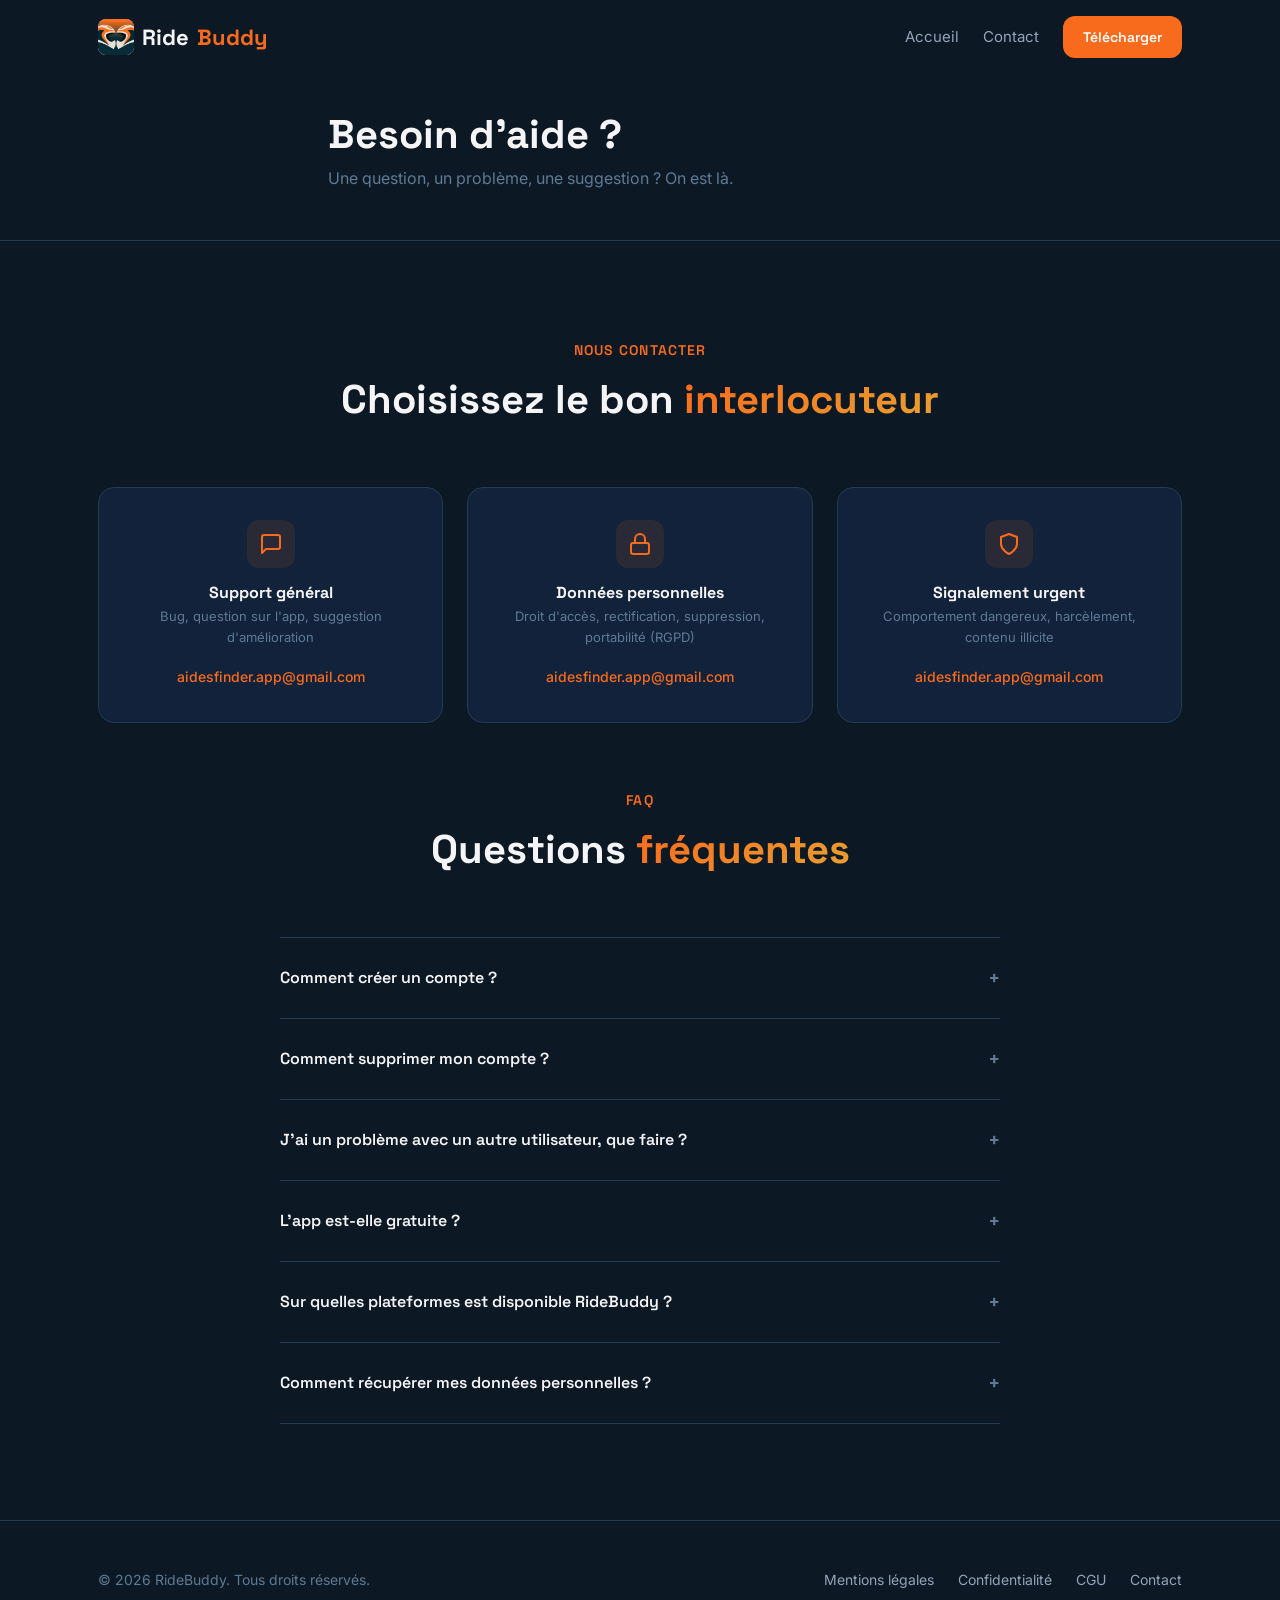
<file: contact/index.html>
<!DOCTYPE html>
<html lang="fr">
<head>
  <meta charset="UTF-8">
  <meta name="viewport" content="width=device-width, initial-scale=1.0">
  <title>Contact — RideBuddy</title>
  <meta name="description" content="Contactez l'équipe RideBuddy. Support, questions RGPD, signalements.">
  <meta property="og:title" content="Contact — RideBuddy">
  <meta property="og:url" content="https://ridebuddy.app/contact">
  <meta property="og:locale" content="fr_FR">
  <link rel="icon" href="../assets/img/app_icon.png" type="image/png">
  <link rel="preconnect" href="https://fonts.googleapis.com">
  <link rel="preconnect" href="https://fonts.gstatic.com" crossorigin>
  <link href="https://fonts.googleapis.com/css2?family=Inter:wght@400;500&family=Space+Grotesk:wght@600;700&display=swap" rel="stylesheet">
  <link rel="stylesheet" href="../assets/css/style.css">
</head>
<body>

  <a href="#main" class="skip-link">Aller au contenu</a>

  <header class="header scrolled" role="banner">
    <div class="container header__inner">
      <a href="../" class="logo" aria-label="RideBuddy — Accueil">
        <img src="../assets/img/app_icon.png" alt="" width="36" height="36">
        Ride<span>Buddy</span>
      </a>
      <nav class="nav" aria-label="Navigation principale">
        <div class="nav__links">
          <a href="../" class="nav__link">Accueil</a>
          <a href="../contact" class="nav__link">Contact</a>
          <a href="../#telecharger" class="btn btn--primary btn--small">Télécharger</a>
        </div>
        <button class="menu-toggle" aria-expanded="false" aria-controls="mobile-nav" aria-label="Ouvrir le menu">
          <span></span><span></span><span></span>
        </button>
      </nav>
    </div>
  </header>

  <div class="mobile-nav" id="mobile-nav" aria-hidden="true">
    <a href="../">Accueil</a>
    <a href="../contact">Contact</a>
    <a href="../#telecharger">Télécharger</a>
  </div>

  <main id="main">

    <section class="legal-hero">
      <div class="container container--narrow">
        <h1>Besoin d'aide ?</h1>
        <p>Une question, un problème, une suggestion ? On est là.</p>
      </div>
    </section>

    <section>
      <div class="container">

        <div class="section-header">
          <span class="section-label">Nous contacter</span>
          <h2>Choisissez le bon <span class="text-gradient">interlocuteur</span></h2>
        </div>

        <div class="contact-grid">
          <div class="contact-card fade-in">
            <div class="contact-card__icon">
              <svg viewBox="0 0 24 24" fill="none" stroke="currentColor" stroke-width="2" stroke-linecap="round" stroke-linejoin="round" aria-hidden="true"><path d="M21 15a2 2 0 0 1-2 2H7l-4 4V5a2 2 0 0 1 2-2h14a2 2 0 0 1 2 2z"/></svg>
            </div>
            <h3>Support général</h3>
            <p>Bug, question sur l'app, suggestion d'amélioration</p>
            <a href="mailto:aidesfinder.app@gmail.com?subject=Support RideBuddy">aidesfinder.app@gmail.com</a>
          </div>

          <div class="contact-card fade-in">
            <div class="contact-card__icon">
              <svg viewBox="0 0 24 24" fill="none" stroke="currentColor" stroke-width="2" stroke-linecap="round" stroke-linejoin="round" aria-hidden="true"><rect x="3" y="11" width="18" height="11" rx="2"/><path d="M7 11V7a5 5 0 0 1 10 0v4"/></svg>
            </div>
            <h3>Données personnelles</h3>
            <p>Droit d'accès, rectification, suppression, portabilité (RGPD)</p>
            <a href="mailto:aidesfinder.app@gmail.com?subject=RGPD RideBuddy">aidesfinder.app@gmail.com</a>
          </div>

          <div class="contact-card fade-in">
            <div class="contact-card__icon">
              <svg viewBox="0 0 24 24" fill="none" stroke="currentColor" stroke-width="2" stroke-linecap="round" stroke-linejoin="round" aria-hidden="true"><path d="M12 22s8-4 8-10V5l-8-3-8 3v7c0 6 8 10 8 10z"/></svg>
            </div>
            <h3>Signalement urgent</h3>
            <p>Comportement dangereux, harcèlement, contenu illicite</p>
            <a href="mailto:aidesfinder.app@gmail.com?subject=Signalement urgent RideBuddy">aidesfinder.app@gmail.com</a>
          </div>
        </div>

        <div class="section-header">
          <span class="section-label">FAQ</span>
          <h2>Questions <span class="text-gradient">fréquentes</span></h2>
        </div>

        <div class="faq">
          <details>
            <summary>Comment créer un compte ?</summary>
            <p>Télécharge RideBuddy sur l'App Store ou Google Play, puis inscris-toi avec ton adresse e-mail, ton compte Apple ou ton compte Google. Choisis un pseudo, renseigne ta moto et ton style de conduite, et c'est parti.</p>
          </details>

          <details>
            <summary>Comment supprimer mon compte ?</summary>
            <p>Dans l'application, va dans Profil → Paramètres → Supprimer mon compte. La suppression est immédiate et irréversible : toutes tes données (profil, photos, messages, balades) sont effacées définitivement.</p>
          </details>

          <details>
            <summary>J'ai un problème avec un autre utilisateur, que faire ?</summary>
            <p>Tu peux signaler ou bloquer un utilisateur directement depuis son profil dans l'app. Le blocage empêche toute interaction. Les signalements sont traités par notre équipe de modération. En cas d'urgence, contacte-nous par email à l'adresse ci-dessus.</p>
          </details>

          <details>
            <summary>L'app est-elle gratuite ?</summary>
            <p>Oui, RideBuddy est entièrement gratuit. Pas d'abonnement, pas de fonctionnalités cachées derrière un paywall. On veut que tous les motards puissent rouler ensemble.</p>
          </details>

          <details>
            <summary>Sur quelles plateformes est disponible RideBuddy ?</summary>
            <p>RideBuddy est disponible sur iOS (App Store) et Android (Google Play). L'application nécessite iOS 16+ ou Android 8+.</p>
          </details>

          <details>
            <summary>Comment récupérer mes données personnelles ?</summary>
            <p>Conformément au RGPD (article 20), tu peux demander un export de tes données au format JSON. Envoie ta demande à aidesfinder.app@gmail.com — nous te répondrons sous 30 jours maximum.</p>
          </details>
        </div>

      </div>
    </section>

  </main>

  <footer class="footer" role="contentinfo">
    <div class="container footer__inner">
      <div>&copy; 2026 RideBuddy. Tous droits réservés.</div>
      <nav class="footer__links" aria-label="Liens légaux">
        <a href="../mentions-legales">Mentions légales</a>
        <a href="../confidentialite">Confidentialité</a>
        <a href="../cgu">CGU</a>
        <a href="../contact" aria-current="page">Contact</a>
      </nav>
    </div>
  </footer>

  <script src="../assets/js/main.js" defer></script>
</body>
</html>
</file>
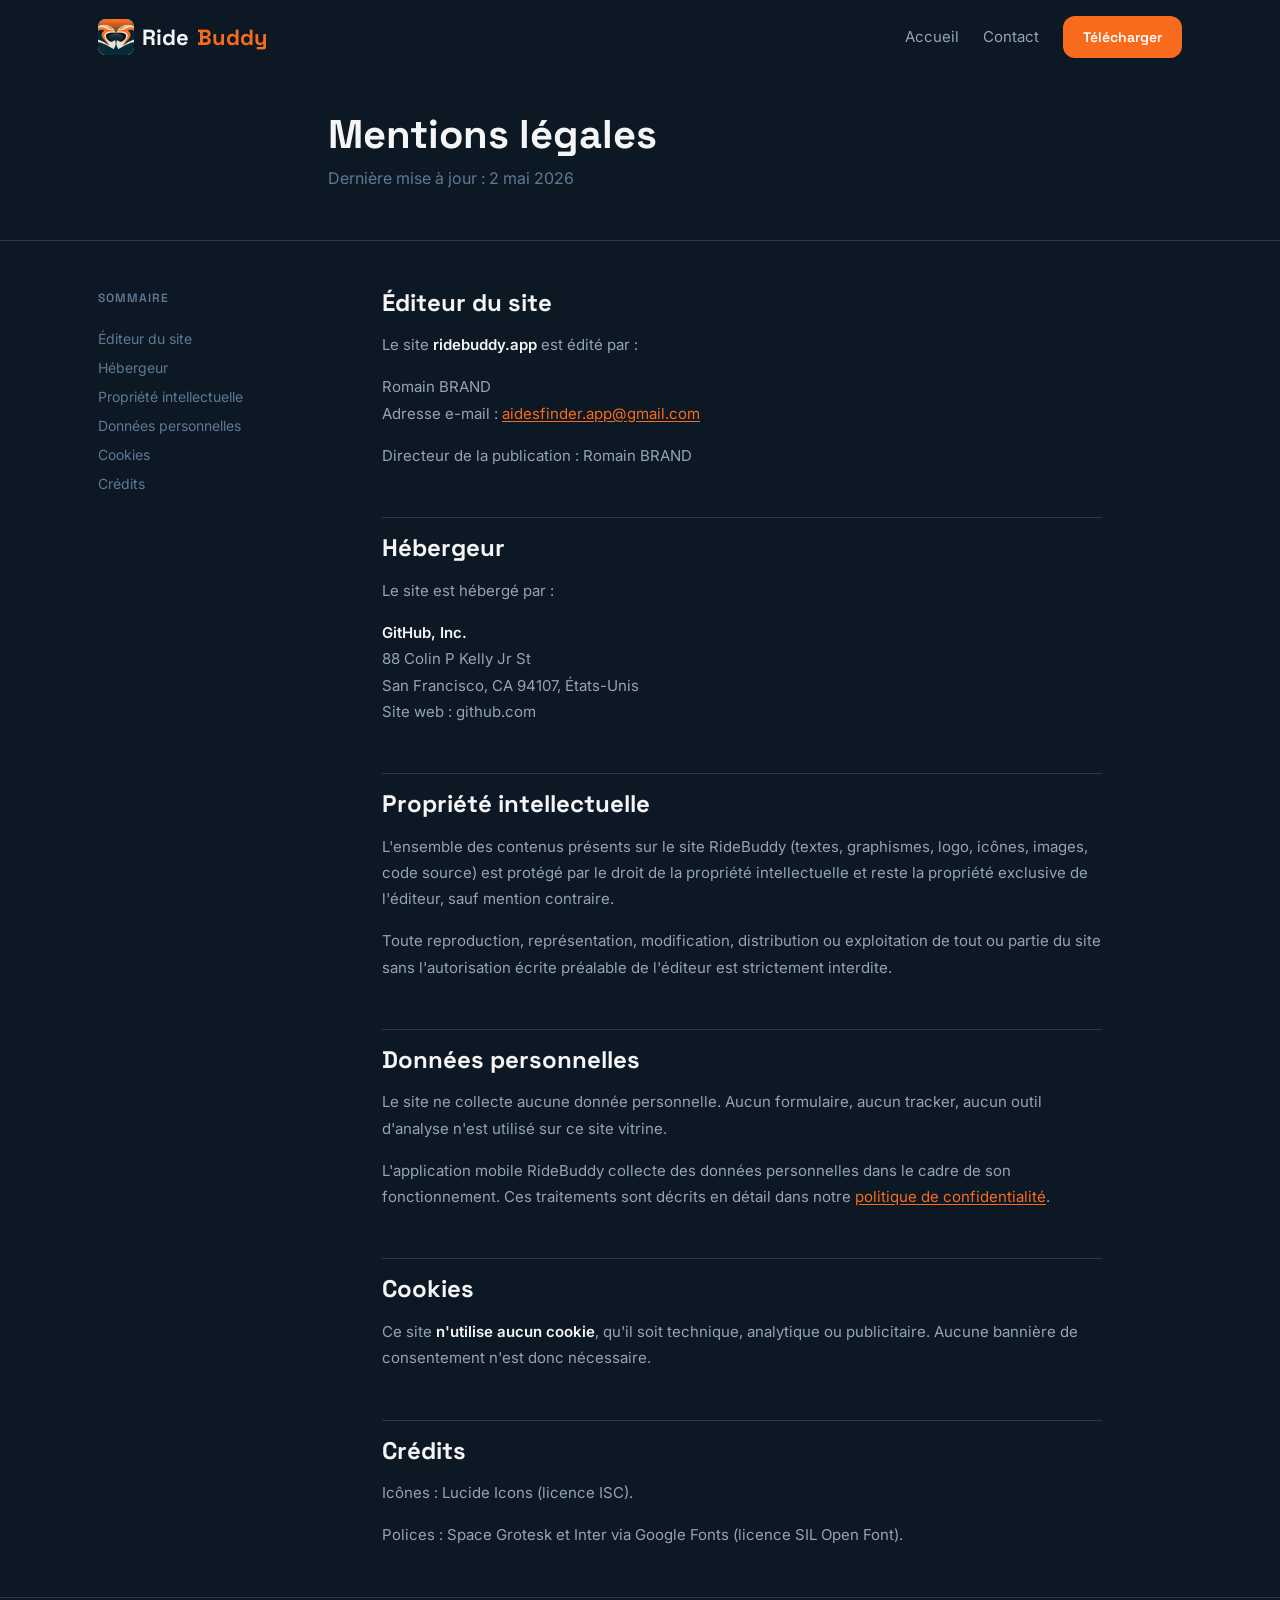
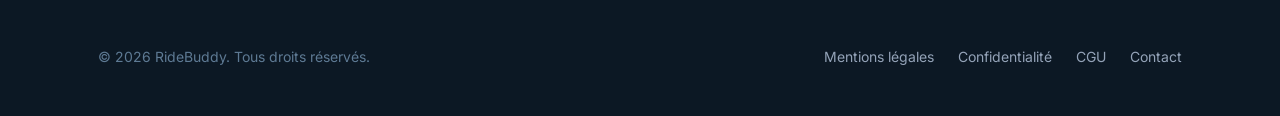
<file: mentions-legales/index.html>
<!DOCTYPE html>
<html lang="fr">
<head>
  <meta charset="UTF-8">
  <meta name="viewport" content="width=device-width, initial-scale=1.0">
  <title>Mentions légales — RideBuddy</title>
  <meta name="description" content="Mentions légales du site RideBuddy.">
  <meta property="og:title" content="Mentions légales — RideBuddy">
  <meta property="og:url" content="https://ridebuddy.app/mentions-legales">
  <meta property="og:locale" content="fr_FR">
  <link rel="icon" href="../assets/img/app_icon.png" type="image/png">
  <link rel="preconnect" href="https://fonts.googleapis.com">
  <link rel="preconnect" href="https://fonts.gstatic.com" crossorigin>
  <link href="https://fonts.googleapis.com/css2?family=Inter:wght@400;500&family=Space+Grotesk:wght@600;700&display=swap" rel="stylesheet">
  <link rel="stylesheet" href="../assets/css/style.css">
</head>
<body>

  <a href="#main" class="skip-link">Aller au contenu</a>

  <header class="header scrolled" role="banner">
    <div class="container header__inner">
      <a href="../" class="logo" aria-label="RideBuddy — Accueil">
        <img src="../assets/img/app_icon.png" alt="" width="36" height="36">
        Ride<span>Buddy</span>
      </a>
      <nav class="nav" aria-label="Navigation principale">
        <div class="nav__links">
          <a href="../" class="nav__link">Accueil</a>
          <a href="../contact" class="nav__link">Contact</a>
          <a href="../#telecharger" class="btn btn--primary btn--small">Télécharger</a>
        </div>
        <button class="menu-toggle" aria-expanded="false" aria-controls="mobile-nav" aria-label="Ouvrir le menu">
          <span></span><span></span><span></span>
        </button>
      </nav>
    </div>
  </header>

  <div class="mobile-nav" id="mobile-nav" aria-hidden="true">
    <a href="../">Accueil</a>
    <a href="../contact">Contact</a>
    <a href="../#telecharger">Télécharger</a>
  </div>

  <main id="main">

    <section class="legal-hero">
      <div class="container container--narrow">
        <h1>Mentions légales</h1>
        <p>Dernière mise à jour : 2 mai 2026</p>
      </div>
    </section>

    <div class="container">
      <div class="legal-layout">

        <aside class="legal-toc" aria-label="Sommaire">
          <div class="legal-toc__title">Sommaire</div>
          <a href="#editeur">Éditeur du site</a>
          <a href="#hebergeur">Hébergeur</a>
          <a href="#propriete">Propriété intellectuelle</a>
          <a href="#donnees">Données personnelles</a>
          <a href="#cookies">Cookies</a>
          <a href="#credits">Crédits</a>
        </aside>

        <article class="legal-content">

          <h2 id="editeur">Éditeur du site</h2>
          <p>Le site <strong>ridebuddy.app</strong> est édité par :</p>
          <p>
            Romain BRAND<br>
            Adresse e-mail : <a href="mailto:aidesfinder.app@gmail.com">aidesfinder.app@gmail.com</a>
          </p>
          <p>Directeur de la publication : Romain BRAND</p>

          <h2 id="hebergeur">Hébergeur</h2>
          <p>Le site est hébergé par :</p>
          <p>
            <strong>GitHub, Inc.</strong><br>
            88 Colin P Kelly Jr St<br>
            San Francisco, CA 94107, États-Unis<br>
            Site web : github.com
          </p>

          <h2 id="propriete">Propriété intellectuelle</h2>
          <p>L'ensemble des contenus présents sur le site RideBuddy (textes, graphismes, logo, icônes, images, code source) est protégé par le droit de la propriété intellectuelle et reste la propriété exclusive de l'éditeur, sauf mention contraire.</p>
          <p>Toute reproduction, représentation, modification, distribution ou exploitation de tout ou partie du site sans l'autorisation écrite préalable de l'éditeur est strictement interdite.</p>

          <h2 id="donnees">Données personnelles</h2>
          <p>Le site ne collecte aucune donnée personnelle. Aucun formulaire, aucun tracker, aucun outil d'analyse n'est utilisé sur ce site vitrine.</p>
          <p>L'application mobile RideBuddy collecte des données personnelles dans le cadre de son fonctionnement. Ces traitements sont décrits en détail dans notre <a href="../confidentialite">politique de confidentialité</a>.</p>

          <h2 id="cookies">Cookies</h2>
          <p>Ce site <strong>n'utilise aucun cookie</strong>, qu'il soit technique, analytique ou publicitaire. Aucune bannière de consentement n'est donc nécessaire.</p>

          <h2 id="credits">Crédits</h2>
          <p>Icônes : Lucide Icons (licence ISC).</p>
          <p>Polices : Space Grotesk et Inter via Google Fonts (licence SIL Open Font).</p>

        </article>
      </div>
    </div>

  </main>

  <footer class="footer" role="contentinfo">
    <div class="container footer__inner">
      <div>&copy; 2026 RideBuddy. Tous droits réservés.</div>
      <nav class="footer__links" aria-label="Liens légaux">
        <a href="../mentions-legales" aria-current="page">Mentions légales</a>
        <a href="../confidentialite">Confidentialité</a>
        <a href="../cgu">CGU</a>
        <a href="../contact">Contact</a>
      </nav>
    </div>
  </footer>

  <script src="../assets/js/main.js" defer></script>
</body>
</html>
</file>
<file: assets/css/style.css>
/* ========================================
   TOKENS
   ======================================== */

:root {
  /* Colors — matched to app logo (navy + orange) */
  --bg-base: #0C1824;
  --bg-elevated: #12223A;
  --bg-overlay: #1A2E42;
  --border: #243B52;
  --border-light: #2D4A63;

  --text-primary: #F5F5F7;
  --text-secondary: #94A3B8;
  --text-muted: #5E7A94;

  --accent: #F96B1C;
  --accent-hover: #FF8A42;
  --accent-soft: rgba(249, 107, 28, 0.1);
  --accent-glow: rgba(249, 107, 28, 0.15);
  --accent-gradient: linear-gradient(135deg, #F96B1C 0%, #E8A030 100%);

  --success: #4ADE80;
  --danger: #EF4444;

  /* Typography */
  --font-heading: 'Space Grotesk', system-ui, sans-serif;
  --font-body: 'Inter', system-ui, sans-serif;

  /* Spacing */
  --space-xs: 0.25rem;
  --space-sm: 0.5rem;
  --space-md: 1rem;
  --space-lg: 1.5rem;
  --space-xl: 2rem;
  --space-2xl: 3rem;
  --space-3xl: 4rem;
  --space-4xl: 6rem;

  /* Layout */
  --container-max: 1180px;
  --container-narrow: 720px;
  --radius-sm: 8px;
  --radius-md: 12px;
  --radius-lg: 16px;
  --radius-xl: 24px;

  /* Transitions */
  --ease-out: cubic-bezier(0.16, 1, 0.3, 1);
  --duration-fast: 150ms;
  --duration-normal: 250ms;
}


/* ========================================
   RESET
   ======================================== */

*, *::before, *::after {
  box-sizing: border-box;
  margin: 0;
  padding: 0;
}

html {
  -webkit-text-size-adjust: 100%;
  scroll-behavior: smooth;
  scroll-padding-top: 5rem;
}

@media (prefers-reduced-motion: reduce) {
  html { scroll-behavior: auto; }
  *, *::before, *::after {
    animation-duration: 0.01ms !important;
    transition-duration: 0.01ms !important;
  }
}

body {
  font-family: var(--font-body);
  font-size: 1rem;
  line-height: 1.6;
  color: var(--text-primary);
  background-color: var(--bg-base);
  -webkit-font-smoothing: antialiased;
  -moz-osx-font-smoothing: grayscale;
  overflow-x: hidden;
}

img, svg {
  display: block;
  max-width: 100%;
  height: auto;
}

a {
  color: inherit;
  text-decoration: none;
}

button {
  font: inherit;
  color: inherit;
  background: none;
  border: none;
  cursor: pointer;
}

ul, ol { list-style: none; }

:focus-visible {
  outline: 2px solid var(--accent);
  outline-offset: 2px;
  border-radius: 2px;
}


/* ========================================
   BASE
   ======================================== */

.skip-link {
  position: absolute;
  top: -100%;
  left: var(--space-md);
  background: var(--accent);
  color: var(--bg-base);
  padding: var(--space-sm) var(--space-md);
  border-radius: var(--radius-sm);
  font-weight: 600;
  z-index: 1000;
}

.skip-link:focus {
  top: var(--space-md);
}

.container {
  width: 100%;
  max-width: var(--container-max);
  margin-inline: auto;
  padding-inline: var(--space-lg);
}

@media (min-width: 768px) {
  .container { padding-inline: var(--space-2xl); }
}

.container--narrow {
  max-width: var(--container-narrow);
}

section {
  padding-block: var(--space-3xl);
}

@media (min-width: 768px) {
  section { padding-block: var(--space-4xl); }
}

h1, h2, h3, h4 {
  font-family: var(--font-heading);
  font-weight: 700;
  line-height: 1.15;
  color: var(--text-primary);
}

h1 { font-size: clamp(2.25rem, 5vw, 3.5rem); }
h2 { font-size: clamp(1.75rem, 3.5vw, 2.5rem); }
h3 { font-size: clamp(1.25rem, 2vw, 1.5rem); }
h4 { font-size: 1.125rem; }

p + p { margin-top: var(--space-md); }

.text-gradient {
  background: var(--accent-gradient);
  -webkit-background-clip: text;
  -webkit-text-fill-color: transparent;
  background-clip: text;
}

.section-label {
  display: inline-block;
  font-family: var(--font-heading);
  font-size: 0.875rem;
  font-weight: 600;
  letter-spacing: 0.08em;
  text-transform: uppercase;
  color: var(--accent);
  margin-bottom: var(--space-md);
}

.section-header {
  text-align: center;
  max-width: 640px;
  margin-inline: auto;
  margin-bottom: var(--space-2xl);
}

@media (min-width: 768px) {
  .section-header { margin-bottom: var(--space-3xl); }
}

.section-header p {
  color: var(--text-secondary);
  font-size: 1.125rem;
  margin-top: var(--space-md);
}


/* ========================================
   COMPONENTS
   ======================================== */

/* --- Buttons --- */

.btn {
  display: inline-flex;
  align-items: center;
  justify-content: center;
  gap: var(--space-sm);
  padding: 0.875rem 1.75rem;
  font-family: var(--font-heading);
  font-size: 1rem;
  font-weight: 600;
  border-radius: var(--radius-md);
  transition: all var(--duration-normal) var(--ease-out);
  white-space: nowrap;
}

.btn--primary {
  background: var(--accent);
  color: #fff;
}

.btn--primary:hover {
  background: var(--accent-hover);
  transform: translateY(-1px);
  box-shadow: 0 8px 24px rgba(255, 106, 26, 0.3);
}

.btn--secondary {
  background: var(--bg-overlay);
  color: var(--text-primary);
  border: 1px solid var(--border-light);
}

.btn--secondary:hover {
  background: var(--border);
  border-color: var(--text-muted);
}

.btn--small {
  padding: 0.625rem 1.25rem;
  font-size: 0.875rem;
}

.btn svg {
  width: 1.25em;
  height: 1.25em;
  flex-shrink: 0;
}

.store-badges {
  display: flex;
  flex-wrap: wrap;
  gap: var(--space-md);
}

.store-badge {
  display: inline-flex;
  align-items: center;
  gap: var(--space-sm);
  padding: 0.75rem 1.5rem;
  background: var(--bg-overlay);
  border: 1px solid var(--border-light);
  border-radius: var(--radius-md);
  transition: all var(--duration-normal) var(--ease-out);
}

.store-badge:hover {
  border-color: var(--accent);
  background: var(--accent-soft);
  transform: translateY(-2px);
}

.store-badge svg {
  width: 1.5rem;
  height: 1.5rem;
  flex-shrink: 0;
}

.store-badge__label {
  font-size: 0.75rem;
  color: var(--text-muted);
  line-height: 1.2;
}

.store-badge__store {
  font-family: var(--font-heading);
  font-size: 1rem;
  font-weight: 600;
  line-height: 1.2;
}


/* --- Header --- */

.header {
  position: fixed;
  top: 0;
  left: 0;
  right: 0;
  z-index: 100;
  padding-block: var(--space-md);
  transition: all var(--duration-normal) var(--ease-out);
}

.header.scrolled {
  background: rgba(12, 24, 36, 0.92);
  backdrop-filter: blur(12px);
  -webkit-backdrop-filter: blur(12px);
  border-bottom: 1px solid var(--border);
  padding-block: var(--space-sm);
}

.header__inner {
  display: flex;
  align-items: center;
  justify-content: space-between;
}

.logo {
  display: flex;
  align-items: center;
  gap: var(--space-sm);
  font-family: var(--font-heading);
  font-size: 1.375rem;
  font-weight: 700;
  color: var(--text-primary);
}

.logo img {
  width: 2.25rem;
  height: 2.25rem;
  border-radius: 22%;
}

.logo svg {
  width: 2rem;
  height: 2rem;
}

.logo span {
  color: var(--accent);
}

.nav { display: flex; align-items: center; gap: var(--space-xl); }

.nav__links {
  display: none;
  align-items: center;
  gap: var(--space-lg);
}

@media (min-width: 768px) {
  .nav__links { display: flex; }
}

.nav__link {
  font-size: 0.9375rem;
  color: var(--text-secondary);
  transition: color var(--duration-fast);
}

.nav__link:hover { color: var(--text-primary); }

.menu-toggle {
  display: flex;
  flex-direction: column;
  gap: 5px;
  padding: var(--space-sm);
}

@media (min-width: 768px) {
  .menu-toggle { display: none; }
}

.menu-toggle span {
  display: block;
  width: 22px;
  height: 2px;
  background: var(--text-primary);
  border-radius: 2px;
  transition: all var(--duration-normal) var(--ease-out);
  transform-origin: center;
}

.menu-toggle[aria-expanded="true"] span:nth-child(1) {
  transform: translateY(7px) rotate(45deg);
}

.menu-toggle[aria-expanded="true"] span:nth-child(2) {
  opacity: 0;
}

.menu-toggle[aria-expanded="true"] span:nth-child(3) {
  transform: translateY(-7px) rotate(-45deg);
}

.mobile-nav {
  position: fixed;
  inset: 0;
  z-index: 99;
  background: rgba(12, 24, 36, 0.97);
  backdrop-filter: blur(12px);
  -webkit-backdrop-filter: blur(12px);
  display: flex;
  flex-direction: column;
  align-items: center;
  justify-content: center;
  gap: var(--space-xl);
  opacity: 0;
  visibility: hidden;
  transition: all var(--duration-normal) var(--ease-out);
}

.mobile-nav.open {
  opacity: 1;
  visibility: visible;
}

.mobile-nav a {
  font-family: var(--font-heading);
  font-size: 1.5rem;
  font-weight: 600;
  color: var(--text-secondary);
  transition: color var(--duration-fast);
}

.mobile-nav a:hover { color: var(--accent); }


/* --- Cards --- */

.card {
  background: var(--bg-elevated);
  border: 1px solid var(--border);
  border-radius: var(--radius-lg);
  padding: var(--space-xl);
  transition: all var(--duration-normal) var(--ease-out);
}

.card:hover {
  border-color: var(--border-light);
  transform: translateY(-2px);
  box-shadow: 0 8px 32px rgba(0, 0, 0, 0.3);
}

.card__icon {
  width: 3rem;
  height: 3rem;
  display: flex;
  align-items: center;
  justify-content: center;
  background: var(--accent-soft);
  border-radius: var(--radius-md);
  margin-bottom: var(--space-lg);
  color: var(--accent);
}

.card__icon svg {
  width: 1.5rem;
  height: 1.5rem;
}

.card h3 {
  margin-bottom: var(--space-sm);
}

.card p {
  color: var(--text-secondary);
  font-size: 0.9375rem;
  line-height: 1.65;
}


/* --- Footer --- */

.footer {
  border-top: 1px solid var(--border);
  padding-block: var(--space-2xl);
  color: var(--text-muted);
  font-size: 0.875rem;
}

.footer__inner {
  display: flex;
  flex-direction: column;
  gap: var(--space-lg);
  align-items: center;
  text-align: center;
}

@media (min-width: 768px) {
  .footer__inner {
    flex-direction: row;
    justify-content: space-between;
    text-align: left;
  }
}

.footer__links {
  display: flex;
  flex-wrap: wrap;
  gap: var(--space-md) var(--space-lg);
  justify-content: center;
}

.footer__links a {
  color: var(--text-secondary);
  transition: color var(--duration-fast);
}

.footer__links a:hover { color: var(--accent); }


/* ========================================
   HOME PAGE
   ======================================== */

/* --- Hero --- */

.hero {
  position: relative;
  min-height: 100vh;
  min-height: 100dvh;
  display: flex;
  align-items: center;
  padding-top: 5rem;
  overflow: hidden;
}

.hero__bg {
  position: absolute;
  inset: 0;
  z-index: 0;
  overflow: hidden;
}

.hero__bg svg {
  position: absolute;
  width: 100%;
  height: 100%;
}

.hero__gradient {
  position: absolute;
  inset: 0;
  background:
    radial-gradient(ellipse 80% 60% at 50% 40%, var(--accent-glow) 0%, transparent 60%),
    radial-gradient(ellipse 60% 80% at 80% 20%, rgba(255, 106, 26, 0.06) 0%, transparent 50%);
}

.hero__content {
  position: relative;
  z-index: 1;
  max-width: 640px;
}

.hero h1 {
  margin-bottom: var(--space-lg);
}

.hero__subtitle {
  font-size: clamp(1.0625rem, 2vw, 1.25rem);
  color: var(--text-secondary);
  line-height: 1.7;
  margin-bottom: var(--space-2xl);
}

.hero__actions {
  display: flex;
  flex-direction: column;
  gap: var(--space-md);
}

@media (min-width: 480px) {
  .hero__actions { flex-direction: row; }
}

.hero__scroll-hint {
  position: absolute;
  bottom: var(--space-xl);
  left: 50%;
  transform: translateX(-50%);
  z-index: 1;
  display: flex;
  flex-direction: column;
  align-items: center;
  gap: var(--space-sm);
  color: var(--text-muted);
  font-size: 0.8125rem;
  animation: float 3s ease-in-out infinite;
}

@keyframes float {
  0%, 100% { transform: translateX(-50%) translateY(0); }
  50% { transform: translateX(-50%) translateY(8px); }
}

.hero__scroll-hint svg {
  width: 1.25rem;
  height: 1.25rem;
  opacity: 0.5;
}


/* --- Features --- */

.features { background: var(--bg-base); }

.features__grid {
  display: grid;
  grid-template-columns: 1fr;
  gap: var(--space-lg);
}

@media (min-width: 640px) {
  .features__grid { grid-template-columns: repeat(2, 1fr); }
}

@media (min-width: 1024px) {
  .features__grid { grid-template-columns: repeat(3, 1fr); }
}


/* --- Steps --- */

.steps {
  background: var(--bg-elevated);
  border-block: 1px solid var(--border);
}

.steps__grid {
  display: grid;
  grid-template-columns: 1fr;
  gap: var(--space-xl);
  counter-reset: step;
}

@media (min-width: 768px) {
  .steps__grid {
    grid-template-columns: repeat(4, 1fr);
    gap: var(--space-lg);
  }
}

.step {
  position: relative;
  counter-increment: step;
  text-align: center;
}

@media (min-width: 768px) {
  .step:not(:last-child)::after {
    content: '';
    position: absolute;
    top: 2rem;
    right: calc(-1 * var(--space-lg) / 2 - 12px);
    width: 24px;
    height: 2px;
    background: var(--border-light);
  }
}

.step__number {
  display: inline-flex;
  align-items: center;
  justify-content: center;
  width: 3.5rem;
  height: 3.5rem;
  border-radius: 50%;
  background: var(--accent-soft);
  border: 2px solid var(--accent);
  font-family: var(--font-heading);
  font-size: 1.25rem;
  font-weight: 700;
  color: var(--accent);
  margin-bottom: var(--space-lg);
}

.step__number::before {
  content: counter(step);
}

.step h3 {
  margin-bottom: var(--space-sm);
}

.step p {
  color: var(--text-secondary);
  font-size: 0.9375rem;
}

.step__icon {
  display: flex;
  align-items: center;
  justify-content: center;
  margin-inline: auto;
  margin-bottom: var(--space-md);
  width: 2.5rem;
  height: 2.5rem;
  color: var(--accent);
}

.step__icon svg {
  width: 100%;
  height: 100%;
}


/* --- CTA --- */

.cta {
  text-align: center;
}

.cta h2 {
  margin-bottom: var(--space-md);
}

.cta > .container > p {
  color: var(--text-secondary);
  font-size: 1.125rem;
  margin-bottom: var(--space-2xl);
}

.cta .store-badges {
  justify-content: center;
}


/* ========================================
   LEGAL PAGES
   ======================================== */

.legal-hero {
  padding-top: 7rem;
  padding-bottom: var(--space-2xl);
  border-bottom: 1px solid var(--border);
}

.legal-hero h1 {
  font-size: clamp(1.75rem, 3.5vw, 2.5rem);
}

.legal-hero p {
  color: var(--text-muted);
  margin-top: var(--space-sm);
}

.legal-layout {
  display: grid;
  grid-template-columns: 1fr;
  gap: var(--space-2xl);
  padding-block: var(--space-2xl);
}

@media (min-width: 1024px) {
  .legal-layout {
    grid-template-columns: 220px 1fr;
    gap: var(--space-3xl);
  }
}

.legal-toc {
  display: none;
}

@media (min-width: 1024px) {
  .legal-toc {
    display: block;
    position: sticky;
    top: 5rem;
    align-self: start;
    max-height: calc(100vh - 6rem);
    overflow-y: auto;
  }
}

.legal-toc__title {
  font-family: var(--font-heading);
  font-size: 0.75rem;
  font-weight: 600;
  letter-spacing: 0.08em;
  text-transform: uppercase;
  color: var(--text-muted);
  margin-bottom: var(--space-md);
}

.legal-toc a {
  display: block;
  padding: var(--space-xs) 0;
  font-size: 0.875rem;
  color: var(--text-muted);
  transition: color var(--duration-fast);
  line-height: 1.5;
}

.legal-toc a:hover,
.legal-toc a.active {
  color: var(--accent);
}

.legal-content {
  max-width: var(--container-narrow);
}

.legal-content h2 {
  font-size: 1.5rem;
  margin-top: var(--space-2xl);
  margin-bottom: var(--space-md);
  padding-top: var(--space-md);
  border-top: 1px solid var(--border);
}

.legal-content h2:first-child {
  margin-top: 0;
  padding-top: 0;
  border-top: none;
}

.legal-content h3 {
  font-size: 1.125rem;
  margin-top: var(--space-xl);
  margin-bottom: var(--space-sm);
}

.legal-content p,
.legal-content li {
  color: var(--text-secondary);
  font-size: 0.9375rem;
  line-height: 1.75;
}

.legal-content ul {
  padding-left: var(--space-lg);
  margin-top: var(--space-sm);
  margin-bottom: var(--space-md);
}

.legal-content li {
  position: relative;
  padding-left: var(--space-sm);
  margin-bottom: var(--space-xs);
}

.legal-content li::before {
  content: '–';
  position: absolute;
  left: calc(-1 * var(--space-md));
  color: var(--accent);
}

.legal-content a {
  color: var(--accent);
  text-decoration: underline;
  text-underline-offset: 2px;
}

.legal-content a:hover {
  color: var(--accent-hover);
}

.legal-content strong {
  color: var(--text-primary);
  font-weight: 600;
}

.legal-content .info-box {
  background: var(--accent-soft);
  border: 1px solid rgba(255, 106, 26, 0.2);
  border-radius: var(--radius-md);
  padding: var(--space-lg);
  margin-block: var(--space-lg);
}

.legal-content .info-box p {
  color: var(--text-primary);
}


/* ========================================
   CONTACT PAGE
   ======================================== */

.contact-grid {
  display: grid;
  grid-template-columns: 1fr;
  gap: var(--space-lg);
  margin-bottom: var(--space-3xl);
}

@media (min-width: 640px) {
  .contact-grid { grid-template-columns: repeat(3, 1fr); }
}

.contact-card {
  background: var(--bg-elevated);
  border: 1px solid var(--border);
  border-radius: var(--radius-lg);
  padding: var(--space-xl);
  text-align: center;
  transition: all var(--duration-normal) var(--ease-out);
}

.contact-card:hover {
  border-color: var(--border-light);
  transform: translateY(-2px);
}

.contact-card__icon {
  width: 3rem;
  height: 3rem;
  display: flex;
  align-items: center;
  justify-content: center;
  background: var(--accent-soft);
  border-radius: var(--radius-md);
  margin: 0 auto var(--space-md);
  color: var(--accent);
}

.contact-card__icon svg {
  width: 1.5rem;
  height: 1.5rem;
}

.contact-card h3 {
  font-size: 1rem;
  margin-bottom: var(--space-xs);
}

.contact-card p {
  color: var(--text-muted);
  font-size: 0.8125rem;
  margin-bottom: var(--space-md);
}

.contact-card a {
  color: var(--accent);
  font-size: 0.875rem;
  font-weight: 500;
  word-break: break-all;
}

.contact-card a:hover { color: var(--accent-hover); }

/* --- FAQ --- */

.faq { max-width: var(--container-narrow); margin-inline: auto; }

.faq details {
  border-bottom: 1px solid var(--border);
}

.faq details:first-of-type {
  border-top: 1px solid var(--border);
}

.faq summary {
  display: flex;
  align-items: center;
  justify-content: space-between;
  gap: var(--space-md);
  padding: var(--space-lg) 0;
  font-family: var(--font-heading);
  font-size: 1rem;
  font-weight: 600;
  color: var(--text-primary);
  cursor: pointer;
  list-style: none;
  transition: color var(--duration-fast);
}

.faq summary::-webkit-details-marker { display: none; }

.faq summary::after {
  content: '+';
  font-size: 1.25rem;
  color: var(--text-muted);
  transition: transform var(--duration-normal) var(--ease-out);
  flex-shrink: 0;
}

.faq details[open] summary::after {
  content: '−';
  color: var(--accent);
}

.faq summary:hover { color: var(--accent); }

.faq details p {
  color: var(--text-secondary);
  font-size: 0.9375rem;
  line-height: 1.75;
  padding-bottom: var(--space-lg);
}

/* --- Legal table --- */

.legal-content table {
  width: 100%;
  border-collapse: collapse;
  margin-block: var(--space-lg);
  font-size: 0.875rem;
}

.legal-content th,
.legal-content td {
  text-align: left;
  padding: var(--space-sm) var(--space-md);
  border-bottom: 1px solid var(--border);
  color: var(--text-secondary);
  line-height: 1.5;
}

.legal-content th {
  color: var(--text-primary);
  font-weight: 600;
  font-family: var(--font-heading);
  font-size: 0.8125rem;
  text-transform: uppercase;
  letter-spacing: 0.05em;
  background: var(--bg-overlay);
}

.legal-content td:first-child {
  color: var(--text-primary);
  font-weight: 500;
}

@media (max-width: 639px) {
  .legal-content table { font-size: 0.8125rem; }
  .legal-content th,
  .legal-content td { padding: var(--space-xs) var(--space-sm); }
}


/* ========================================
   ANIMATIONS
   ======================================== */

.fade-in {
  opacity: 0;
  transform: translateY(20px);
  transition: opacity 0.6s var(--ease-out), transform 0.6s var(--ease-out);
}

.fade-in.visible {
  opacity: 1;
  transform: translateY(0);
}

.fade-in:nth-child(2) { transition-delay: 80ms; }
.fade-in:nth-child(3) { transition-delay: 160ms; }
.fade-in:nth-child(4) { transition-delay: 240ms; }
.fade-in:nth-child(5) { transition-delay: 320ms; }
.fade-in:nth-child(6) { transition-delay: 400ms; }
</file>
